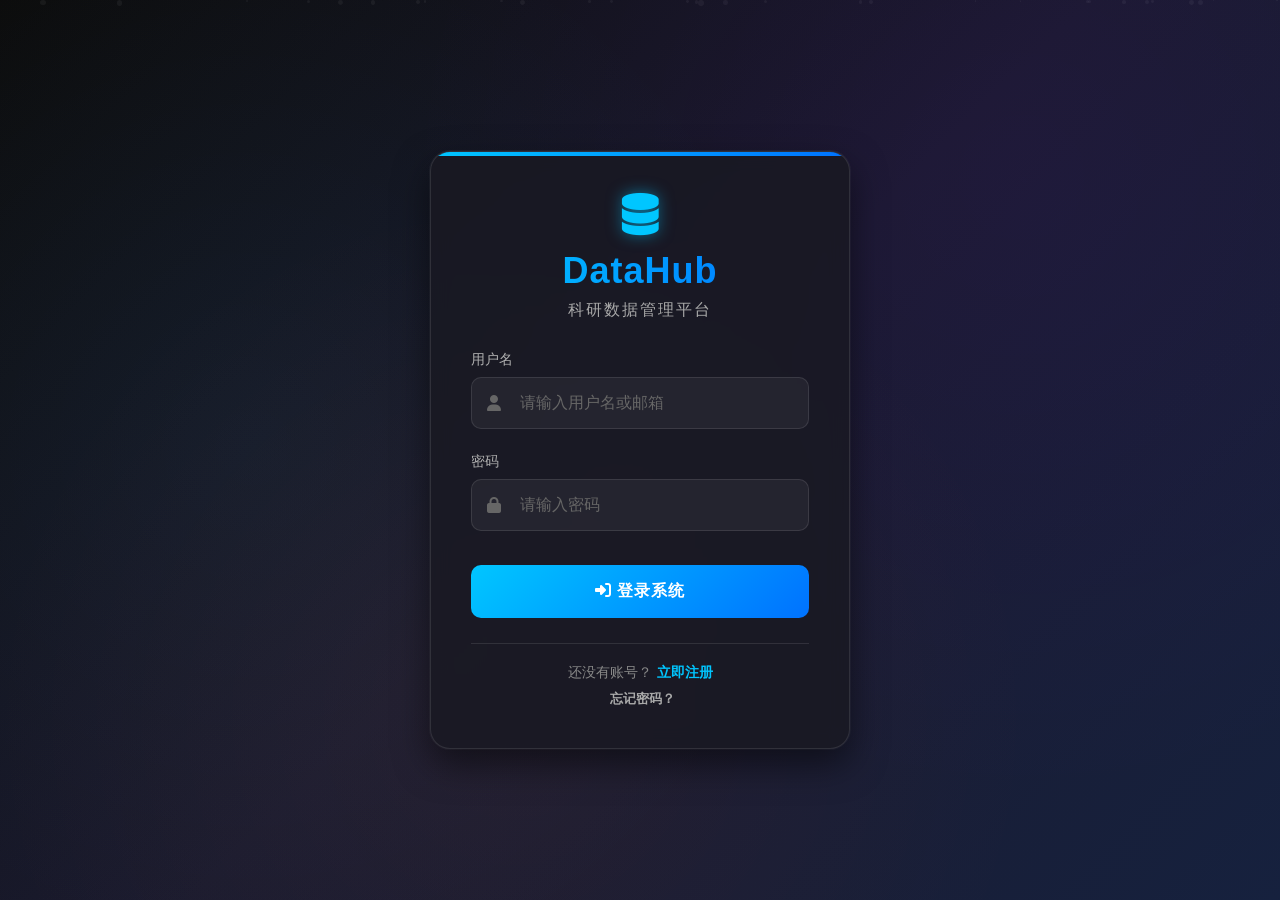
<file: index.html>
<!DOCTYPE html>
<html lang="zh-CN">
<head>
    <meta charset="UTF-8">
    <meta name="viewport" content="width=device-width, initial-scale=1.0">
    <title>登录 - DataHub 科研数据管理平台</title>
    <link rel="stylesheet" href="https://cdnjs.cloudflare.com/ajax/libs/font-awesome/6.4.0/css/all.min.css">
    <style>
        * {
            margin: 0;
            padding: 0;
            box-sizing: border-box;
            font-family: 'Segoe UI', 'Microsoft YaHei', sans-serif;
        }

        body {
            background: linear-gradient(135deg, #0c0c0c 0%, #1a1a2e 50%, #16213e 100%);
            color: #e0e0e0;
            min-height: 100vh;
            display: flex;
            align-items: center;
            justify-content: center;
            padding: 20px;
            position: relative;
            overflow-x: hidden;
        }

        /* 背景动画效果 */
        body::before {
            content: '';
            position: absolute;
            width: 100%;
            height: 100%;
            background: radial-gradient(circle at 20% 50%, rgba(41, 196, 255, 0.05) 0%, transparent 50%),
                        radial-gradient(circle at 80% 20%, rgba(132, 0, 255, 0.05) 0%, transparent 50%),
                        radial-gradient(circle at 40% 80%, rgba(255, 77, 0, 0.05) 0%, transparent 50%);
            z-index: -1;
        }

        .container {
            width: 100%;
            max-width: 1200px;
            display: flex;
            align-items: center;
            justify-content: center;
        }

        .login-card {
            background: rgba(25, 25, 35, 0.85);
            backdrop-filter: blur(10px);
            border-radius: 20px;
            padding: 40px;
            width: 100%;
            max-width: 420px;
            box-shadow: 0 15px 35px rgba(0, 0, 0, 0.5),
                        0 0 0 1px rgba(255, 255, 255, 0.05);
            border: 1px solid rgba(255, 255, 255, 0.1);
            position: relative;
            overflow: hidden;
            transition: transform 0.3s ease, box-shadow 0.3s ease;
        }

        .login-card:hover {
            transform: translateY(-5px);
            box-shadow: 0 20px 40px rgba(0, 0, 0, 0.6),
                        0 0 0 1px rgba(255, 255, 255, 0.1);
        }

        .login-card::before {
            content: '';
            position: absolute;
            top: 0;
            left: 0;
            right: 0;
            height: 4px;
            background: linear-gradient(90deg, #00c6ff, #0072ff, #00c6ff);
            background-size: 200% 100%;
            animation: shimmer 3s infinite linear;
        }

        @keyframes shimmer {
            0% { background-position: 200% 0; }
            100% { background-position: -200% 0; }
        }

        .logo-container {
            text-align: center;
            margin-bottom: 30px;
        }

        .logo-icon {
            font-size: 42px;
            color: #00c6ff;
            margin-bottom: 10px;
            text-shadow: 0 0 15px rgba(0, 198, 255, 0.5);
        }

        h1 {
            font-size: 36px;
            font-weight: 700;
            background: linear-gradient(to right, #00c6ff, #0072ff);
            -webkit-background-clip: text;
            background-clip: text;
            color: transparent;
            margin-bottom: 8px;
            letter-spacing: 1px;
        }

        h2 {
            font-size: 16px;
            font-weight: 400;
            color: #aaa;
            margin-bottom: 30px;
            letter-spacing: 2px;
            text-transform: uppercase;
        }

        .form-group {
            margin-bottom: 24px;
            position: relative;
        }

        label {
            display: block;
            margin-bottom: 8px;
            font-weight: 500;
            color: #b0b0b0;
            font-size: 14px;
            transition: color 0.3s;
        }

        .input-container {
            position: relative;
        }

        .input-container i {
            position: absolute;
            left: 16px;
            top: 50%;
            transform: translateY(-50%);
            color: #666;
            transition: color 0.3s;
            z-index: 1;
        }

        input {
            width: 100%;
            padding: 16px 16px 16px 48px;
            background: rgba(255, 255, 255, 0.05);
            border: 1px solid rgba(255, 255, 255, 0.1);
            border-radius: 10px;
            color: #fff;
            font-size: 16px;
            transition: all 0.3s ease;
        }

        input:focus {
            outline: none;
            border-color: #00c6ff;
            box-shadow: 0 0 0 2px rgba(0, 198, 255, 0.2);
            background: rgba(255, 255, 255, 0.08);
        }

        input:focus + i {
            color: #00c6ff;
        }

        input::placeholder {
            color: #666;
        }

        .btn {
            width: 100%;
            padding: 16px;
            background: linear-gradient(135deg, #00c6ff 0%, #0072ff 100%);
            color: white;
            border: none;
            border-radius: 10px;
            font-size: 16px;
            font-weight: 600;
            cursor: pointer;
            transition: all 0.3s ease;
            margin-top: 10px;
            letter-spacing: 1px;
            text-transform: uppercase;
        }

        .btn:hover {
            background: linear-gradient(135deg, #00b4e6 0%, #0066cc 100%);
            transform: translateY(-2px);
            box-shadow: 0 7px 14px rgba(0, 114, 255, 0.3);
        }

        .btn:active {
            transform: translateY(0);
        }

        .form-footer {
            margin-top: 25px;
            text-align: center;
            font-size: 14px;
            color: #888;
            border-top: 1px solid rgba(255, 255, 255, 0.1);
            padding-top: 20px;
        }

        .form-footer a {
            color: #00c6ff;
            text-decoration: none;
            font-weight: 600;
            transition: color 0.3s;
            margin-left: 5px;
        }

        .form-footer a:hover {
            color: #00b4e6;
            text-decoration: underline;
        }

        .error-message {
            background: rgba(255, 50, 50, 0.1);
            border: 1px solid rgba(255, 50, 50, 0.3);
            border-radius: 8px;
            padding: 12px;
            margin-top: 20px;
            color: #ff6b6b;
            font-size: 14px;
            text-align: center;
            display: none;
        }

        .features {
            display: flex;
            justify-content: space-between;
            margin-top: 20px;
            font-size: 13px;
        }

        .feature {
            display: flex;
            align-items: center;
            color: #aaa;
        }

        .feature i {
            margin-right: 6px;
            color: #00c6ff;
        }

        /* 响应式设计 */
        @media (max-width: 480px) {
            .login-card {
                padding: 30px 25px;
            }
            
            h1 {
                font-size: 30px;
            }
            
            h2 {
                font-size: 14px;
            }
        }

        /* 浮动粒子背景 */
        .particles {
            position: absolute;
            top: 0;
            left: 0;
            width: 100%;
            height: 100%;
            z-index: -2;
            overflow: hidden;
        }

        .particle {
            position: absolute;
            background: rgba(255, 255, 255, 0.05);
            border-radius: 50%;
            animation: float 15s infinite linear;
        }

        @keyframes float {
            0% { transform: translateY(0) rotate(0deg); }
            100% { transform: translateY(-1000px) rotate(720deg); }
        }
    </style>
</head>
<body>
    <!-- 背景粒子 -->
    <div class="particles" id="particles"></div>
    
    <div class="container">
        <div class="login-card">
            <div class="logo-container">
                <div class="logo-icon">
                    <i class="fas fa-database"></i>
                </div>
                <h1>DataHub</h1>
                <h2>科研数据管理平台</h2>
            </div>
            
            <form id="loginForm">
                <div class="form-group">
                    <label for="username">用户名</label>
                    <div class="input-container">
                        <i class="fas fa-user"></i>
                        <input type="text" id="username" name="username" required placeholder="请输入用户名或邮箱">
                    </div>
                </div>
                
                <div class="form-group">
                    <label for="password">密码</label>
                    <div class="input-container">
                        <i class="fas fa-lock"></i>
                        <input type="password" id="password" name="password" required placeholder="请输入密码">
                    </div>
                </div>

                <button type="submit" class="btn">
                    <i class="fas fa-sign-in-alt"></i> 登录系统
                </button>
            </form>
            
            <div class="form-footer">
                <p>还没有账号？<a href="register.html">立即注册</a></p>
                <p style="margin-top: 8px; font-size: 13px;">
                    <a href="forgot-password.html" style="color: #aaa;">忘记密码？</a>
                </p>
            </div>
            
            <div id="errorMessage" class="error-message"></div>
        </div>
    </div>

    <script>
        // 创建背景粒子效果
        function createParticles() {
            const particlesContainer = document.getElementById('particles');
            const particleCount = 30;
            
            for (let i = 0; i < particleCount; i++) {
                const particle = document.createElement('div');
                particle.classList.add('particle');
                
                // 随机大小和位置
                const size = Math.random() * 5 + 1;
                const posX = Math.random() * 100;
                const delay = Math.random() * 15;
                const duration = Math.random() * 10 + 15;
                
                particle.style.width = `${size}px`;
                particle.style.height = `${size}px`;
                particle.style.left = `${posX}%`;
                particle.style.animationDelay = `${delay}s`;
                particle.style.animationDuration = `${duration}s`;
                
                particlesContainer.appendChild(particle);
            }
        }
        
        // 初始化粒子效果
        window.addEventListener('DOMContentLoaded', createParticles);
    </script>
    
    <!-- 保留原有的外部JS文件引用 -->
    <script src="js/api.js"></script>
    <script src="js/auth.js"></script>
    <script src="js/login.js"></script>
</body>
</html>
</file>
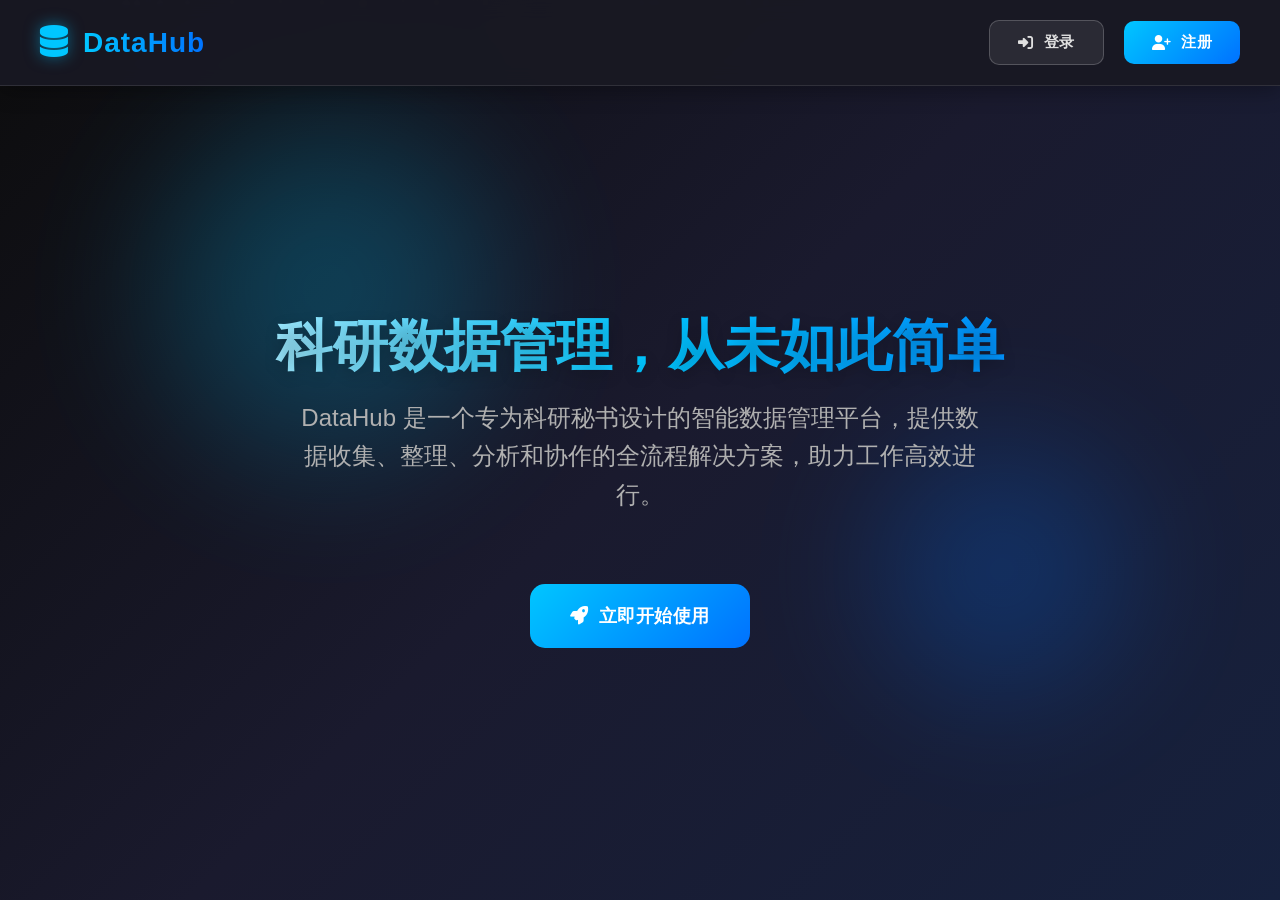
<file: home.html>
<!DOCTYPE html>
<html lang="zh-CN">
<head>
    <meta charset="UTF-8">
    <meta name="viewport" content="width=device-width, initial-scale=1.0">
    <title>DataHub - 科研数据管理平台</title>
    <link rel="stylesheet" href="https://cdnjs.cloudflare.com/ajax/libs/font-awesome/6.4.0/css/all.min.css">
    <style>
        * {
            margin: 0;
            padding: 0;
            box-sizing: border-box;
            font-family: 'Segoe UI', 'Microsoft YaHei', sans-serif;
        }

        body {
            background: linear-gradient(135deg, #0c0c0c 0%, #1a1a2e 50%, #16213e 100%);
            color: #e0e0e0;
            min-height: 100vh;
            overflow-x: hidden;
        }

        /* 导航栏 */
        .navbar {
            background: rgba(25, 25, 35, 0.95);
            backdrop-filter: blur(10px);
            border-bottom: 1px solid rgba(255, 255, 255, 0.1);
            padding: 20px 40px;
            position: fixed;
            top: 0;
            width: 100%;
            z-index: 100;
            box-shadow: 0 5px 20px rgba(0, 0, 0, 0.3);
        }

        .nav-container {
            max-width: 1400px;
            margin: 0 auto;
            display: flex;
            justify-content: space-between;
            align-items: center;
        }

        .logo-container {
            display: flex;
            align-items: center;
            gap: 15px;
            text-decoration: none;
        }

        .logo-icon {
            font-size: 32px;
            color: #00c6ff;
            text-shadow: 0 0 15px rgba(0, 198, 255, 0.5);
        }

        .logo-text {
            font-size: 28px;
            font-weight: 700;
            background: linear-gradient(to right, #00c6ff, #0072ff);
            -webkit-background-clip: text;
            background-clip: text;
            color: transparent;
            letter-spacing: 1px;
        }

        .nav-buttons {
            display: flex;
            align-items: center;
            gap: 20px;
        }

        /* 按钮样式 */
        .btn {
            padding: 12px 28px;
            border: none;
            border-radius: 10px;
            font-size: 15px;
            font-weight: 600;
            cursor: pointer;
            transition: all 0.3s ease;
            display: inline-flex;
            align-items: center;
            justify-content: center;
            gap: 10px;
            letter-spacing: 0.5px;
            text-decoration: none;
        }

        .btn-primary {
            background: linear-gradient(135deg, #00c6ff 0%, #0072ff 100%);
            color: white;
        }

        .btn-primary:hover {
            background: linear-gradient(135deg, #00b4e6 0%, #0066cc 100%);
            transform: translateY(-3px);
            box-shadow: 0 10px 20px rgba(0, 114, 255, 0.3);
        }

        .btn-secondary {
            background: rgba(255, 255, 255, 0.08);
            color: #e0e0e0;
            border: 1px solid rgba(255, 255, 255, 0.2);
        }

        .btn-secondary:hover {
            background: rgba(255, 255, 255, 0.12);
            transform: translateY(-3px);
            box-shadow: 0 8px 16px rgba(0, 0, 0, 0.2);
        }

        .btn-large {
            padding: 20px 40px;
            font-size: 18px;
            font-weight: 700;
            border-radius: 15px;
            margin-top: 40px;
        }

        /* 主内容区域 */
        .hero-section {
            min-height: 100vh;
            display: flex;
            align-items: center;
            justify-content: center;
            padding: 120px 40px 60px;
            position: relative;
            overflow: hidden;
        }

        .hero-container {
            max-width: 1200px;
            width: 100%;
            text-align: center;
            position: relative;
            z-index: 2;
        }

        /* 浮动粒子背景 */
        .particles {
            position: absolute;
            top: 0;
            left: 0;
            width: 100%;
            height: 100%;
            z-index: 1;
            overflow: hidden;
        }

        .particle {
            position: absolute;
            background: rgba(255, 255, 255, 0.05);
            border-radius: 50%;
            animation: float 15s infinite linear;
        }

        @keyframes float {
            0% { transform: translateY(0) rotate(0deg); }
            100% { transform: translateY(-1000px) rotate(720deg); }
        }

        /* 标题区域 */
        .hero-title {
            font-size: 3.5rem;
            font-weight: 800;
            margin-bottom: 20px;
            line-height: 1.2;
            background: linear-gradient(to right, #fff 0%, #00c6ff 50%, #0072ff 100%);
            -webkit-background-clip: text;
            background-clip: text;
            color: transparent;
            text-shadow: 0 5px 15px rgba(0, 0, 0, 0.2);
        }

        .hero-subtitle {
            font-size: 1.5rem;
            color: #b0b0b0;
            margin-bottom: 30px;
            font-weight: 300;
            line-height: 1.6;
            max-width: 700px;
            margin-left: auto;
            margin-right: auto;
        }

        /* 功能特性 */
        .features-section {
            padding: 100px 40px;
            background: rgba(0, 0, 0, 0.3);
        }

        .section-container {
            max-width: 1200px;
            margin: 0 auto;
        }

        .section-title {
            font-size: 2.5rem;
            font-weight: 700;
            text-align: center;
            margin-bottom: 60px;
            background: linear-gradient(to right, #00c6ff, #0072ff);
            -webkit-background-clip: text;
            background-clip: text;
            color: transparent;
        }

        .features-grid {
            display: grid;
            grid-template-columns: repeat(auto-fit, minmax(300px, 1fr));
            gap: 30px;
        }

        .feature-card {
            background: rgba(25, 25, 35, 0.7);
            border-radius: 20px;
            padding: 40px 30px;
            border: 1px solid rgba(255, 255, 255, 0.1);
            box-shadow: 0 10px 30px rgba(0, 0, 0, 0.3);
            transition: all 0.3s ease;
            text-align: center;
        }

        .feature-card:hover {
            transform: translateY(-10px);
            border-color: rgba(0, 198, 255, 0.3);
            box-shadow: 0 15px 40px rgba(0, 114, 255, 0.2);
        }

        .feature-icon {
            font-size: 48px;
            margin-bottom: 25px;
            color: #00c6ff;
            height: 80px;
            width: 80px;
            display: flex;
            align-items: center;
            justify-content: center;
            margin-left: auto;
            margin-right: auto;
            background: rgba(0, 198, 255, 0.1);
            border-radius: 50%;
            border: 1px solid rgba(0, 198, 255, 0.2);
        }

        .feature-card h3 {
            font-size: 1.5rem;
            font-weight: 600;
            margin-bottom: 15px;
            color: #fff;
        }

        .feature-card p {
            font-size: 1rem;
            color: #b0b0b0;
            line-height: 1.6;
        }

        /* 统计数据 */
        .stats-section {
            padding: 80px 40px;
            background: rgba(25, 25, 35, 0.5);
        }

        .stats-grid {
            display: grid;
            grid-template-columns: repeat(auto-fit, minmax(200px, 1fr));
            gap: 30px;
            max-width: 1000px;
            margin: 0 auto;
        }

        .stat-item {
            text-align: center;
        }

        .stat-number {
            font-size: 3rem;
            font-weight: 800;
            margin-bottom: 10px;
            background: linear-gradient(to right, #00c6ff, #0072ff);
            -webkit-background-clip: text;
            background-clip: text;
            color: transparent;
        }

        .stat-label {
            font-size: 1.1rem;
            color: #b0b0b0;
            font-weight: 500;
        }

        /* CTA区域 */
        .cta-section {
            padding: 100px 40px;
            text-align: center;
            background: rgba(0, 0, 0, 0.4);
            position: relative;
            overflow: hidden;
        }

        .cta-section::before {
            content: '';
            position: absolute;
            top: 0;
            left: 0;
            width: 100%;
            height: 100%;
            background: radial-gradient(circle at 50% 50%, rgba(0, 114, 255, 0.1) 0%, transparent 70%);
            z-index: 1;
        }

        .cta-container {
            position: relative;
            z-index: 2;
            max-width: 800px;
            margin: 0 auto;
        }

        .cta-title {
            font-size: 2.5rem;
            font-weight: 700;
            margin-bottom: 20px;
            background: linear-gradient(to right, #00c6ff, #0072ff);
            -webkit-background-clip: text;
            background-clip: text;
            color: transparent;
        }

        .cta-description {
            font-size: 1.2rem;
            color: #b0b0b0;
            margin-bottom: 40px;
            line-height: 1.6;
            max-width: 600px;
            margin-left: auto;
            margin-right: auto;
        }

        /* 页脚 */
        .footer {
            background: rgba(25, 25, 35, 0.95);
            border-top: 1px solid rgba(255, 255, 255, 0.1);
            padding: 40px;
            text-align: center;
        }

        .footer-container {
            max-width: 1200px;
            margin: 0 auto;
        }

        .footer-logo {
            display: flex;
            align-items: center;
            justify-content: center;
            gap: 15px;
            margin-bottom: 20px;
        }

        .footer-text {
            color: #888;
            font-size: 0.9rem;
            line-height: 1.6;
            max-width: 600px;
            margin: 0 auto;
        }

        /* 响应式设计 */
        @media (max-width: 768px) {
            .navbar {
                padding: 15px 20px;
            }
            
            .logo-text {
                font-size: 24px;
            }
            
            .hero-title {
                font-size: 2.5rem;
            }
            
            .hero-subtitle {
                font-size: 1.2rem;
            }
            
            .hero-section {
                padding: 100px 20px 40px;
            }
            
            .features-section, .stats-section, .cta-section {
                padding: 60px 20px;
            }
            
            .section-title, .cta-title {
                font-size: 2rem;
            }
            
            .btn-large {
                padding: 18px 35px;
                font-size: 16px;
            }
            
            .features-grid {
                grid-template-columns: 1fr;
            }
        }

        @media (max-width: 480px) {
            .nav-buttons {
                gap: 10px;
            }
            
            .btn {
                padding: 10px 20px;
                font-size: 14px;
            }
            
            .hero-title {
                font-size: 2rem;
            }
            
            .hero-subtitle {
                font-size: 1rem;
            }
            
            .stat-number {
                font-size: 2.5rem;
            }
        }

        /* 动画效果 */
        @keyframes fadeInUp {
            from {
                opacity: 0;
                transform: translateY(30px);
            }
            to {
                opacity: 1;
                transform: translateY(0);
            }
        }

        .animate-fade-in-up {
            animation: fadeInUp 0.8s ease-out forwards;
        }

        .delay-1 {
            animation-delay: 0.2s;
        }

        .delay-2 {
            animation-delay: 0.4s;
        }

        .delay-3 {
            animation-delay: 0.6s;
        }

        /* 装饰元素 */
        .gradient-circle {
            position: absolute;
            border-radius: 50%;
            filter: blur(60px);
            opacity: 0.3;
            z-index: 1;
        }

        .circle-1 {
            width: 400px;
            height: 400px;
            background: radial-gradient(circle, #00c6ff, transparent);
            top: 10%;
            left: 10%;
        }

        .circle-2 {
            width: 300px;
            height: 300px;
            background: radial-gradient(circle, #0072ff, transparent);
            bottom: 20%;
            right: 10%;
        }
    </style>
</head>
<body>
    <!-- 导航栏 -->
    <nav class="navbar">
        <div class="nav-container">
            <a href="#" class="logo-container">
                <div class="logo-icon">
                    <i class="fas fa-database"></i>
                </div>
                <div class="logo-text">DataHub</div>
            </a>
            
            <div class="nav-buttons">
                <a href="index.html" class="btn btn-secondary">
                    <i class="fas fa-sign-in-alt"></i>
                    登录
                </a>
                <a href="register.html" class="btn btn-primary">
                    <i class="fas fa-user-plus"></i>
                    注册
                </a>
            </div>
        </div>
    </nav>

    <!-- 主内容区域 -->
    <main>
        <!-- 英雄区域 -->
        <section class="hero-section">
            <!-- 背景粒子 -->
            <div class="particles" id="particles"></div>
            
            <!-- 装饰圆圈 -->
            <div class="gradient-circle circle-1"></div>
            <div class="gradient-circle circle-2"></div>
            
            <div class="hero-container">
                <h1 class="hero-title animate-fade-in-up">
                    科研数据管理，从未如此简单
                </h1>
                
                <p class="hero-subtitle animate-fade-in-up delay-1">
                    DataHub 是一个专为科研秘书设计的智能数据管理平台，提供数据收集、整理、分析和协作的全流程解决方案，助力工作高效进行。
                </p>
                
                <a href="register.html" class="btn btn-primary btn-large animate-fade-in-up delay-2">
                    <i class="fas fa-rocket"></i>
                    立即开始使用
                </a>
            </div>
        </section>

    <script>
        // 创建背景粒子效果
        function createParticles() {
            const particlesContainer = document.getElementById('particles');
            const particleCount = 40;
            
            for (let i = 0; i < particleCount; i++) {
                const particle = document.createElement('div');
                particle.classList.add('particle');
                
                // 随机大小和位置
                const size = Math.random() * 6 + 2;
                const posX = Math.random() * 100;
                const delay = Math.random() * 15;
                const duration = Math.random() * 10 + 20;
                
                particle.style.width = `${size}px`;
                particle.style.height = `${size}px`;
                particle.style.left = `${posX}%`;
                particle.style.animationDelay = `${delay}s`;
                particle.style.animationDuration = `${duration}s`;
                
                particlesContainer.appendChild(particle);
            }
        }
        
        // 滚动动画效果
        function initScrollAnimations() {
            const observerOptions = {
                root: null,
                rootMargin: '0px',
                threshold: 0.1
            };
            
            const observer = new IntersectionObserver((entries) => {
                entries.forEach(entry => {
                    if (entry.isIntersecting) {
                        entry.target.classList.add('animate-fade-in-up');
                    }
                });
            }, observerOptions);
            
            // 观察需要动画的元素
            document.querySelectorAll('.feature-card, .stat-item, .section-title, .cta-title, .cta-description').forEach(el => {
                observer.observe(el);
            });
        }
        
        // 初始化
        document.addEventListener('DOMContentLoaded', function() {
            createParticles();
            initScrollAnimations();
            
            // 为已加载的元素添加动画类
            setTimeout(() => {
                document.querySelectorAll('.animate-fade-in-up').forEach(el => {
                    el.style.opacity = '1';
                    el.style.transform = 'translateY(0)';
                });
            }, 100);
        });
    </script>
</body>
</html>
</file>
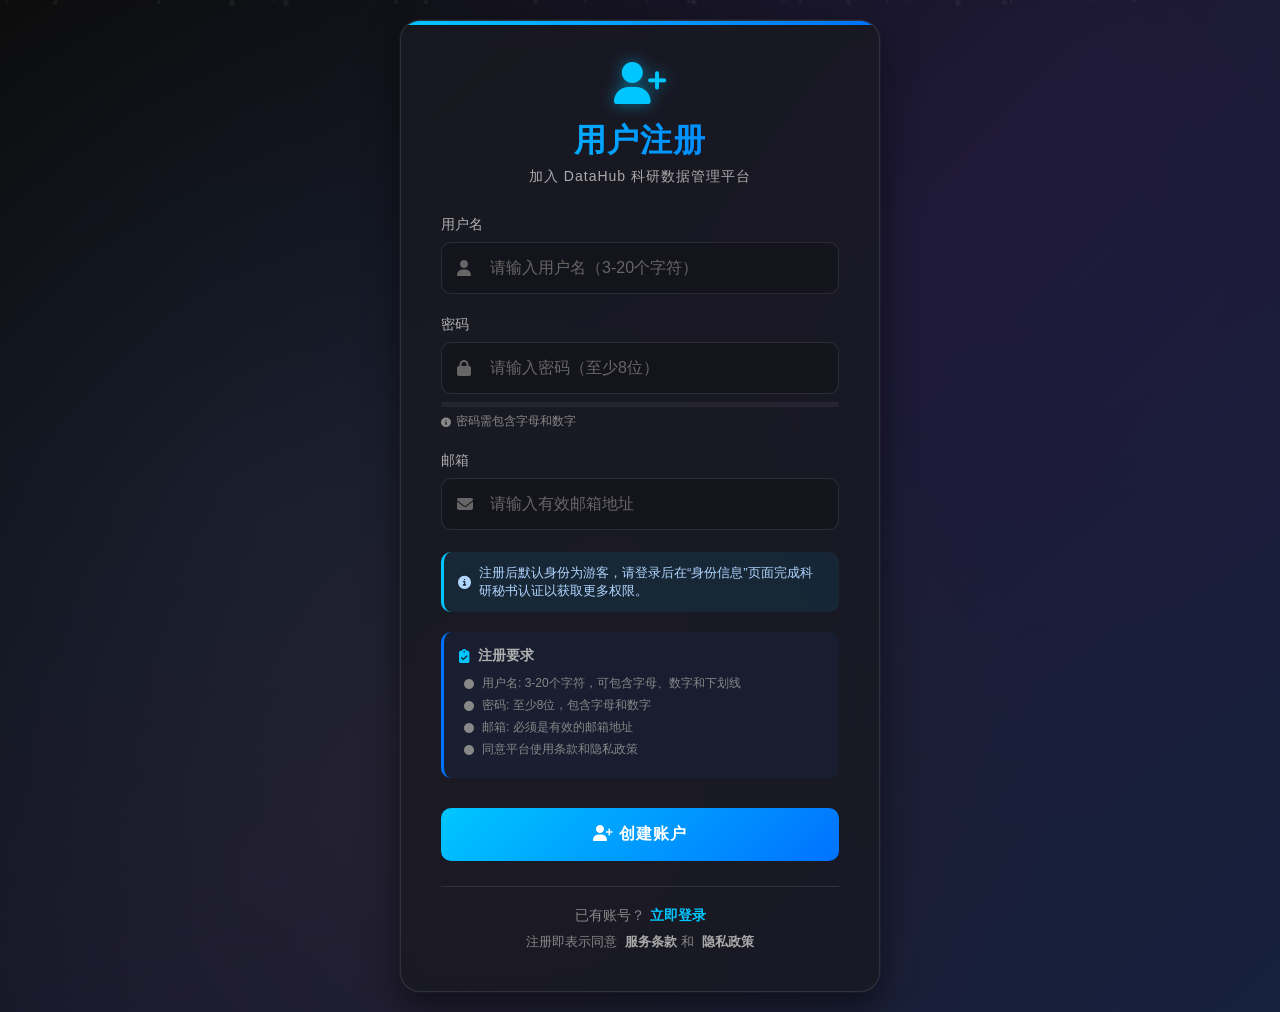
<file: register.html>
<!DOCTYPE html>
<html lang="zh-CN">
<head>
    <meta charset="UTF-8">
    <meta name="viewport" content="width=device-width, initial-scale=1.0">
    <title>注册 - DataHub 科研数据管理平台</title>
    <link rel="stylesheet" href="https://cdnjs.cloudflare.com/ajax/libs/font-awesome/6.4.0/css/all.min.css">
    <style>
        * {
            margin: 0;
            padding: 0;
            box-sizing: border-box;
            font-family: 'Segoe UI', 'Microsoft YaHei', sans-serif;
        }

        body {
            background: linear-gradient(135deg, #0c0c0c 0%, #1a1a2e 50%, #16213e 100%);
            color: #e0e0e0;
            min-height: 100vh;
            display: flex;
            align-items: center;
            justify-content: center;
            padding: 20px;
            position: relative;
            overflow-x: hidden;
        }

        /* 背景动画效果 */
        body::before {
            content: '';
            position: absolute;
            width: 100%;
            height: 100%;
            background: radial-gradient(circle at 20% 50%, rgba(41, 196, 255, 0.05) 0%, transparent 50%),
                        radial-gradient(circle at 80% 20%, rgba(132, 0, 255, 0.05) 0%, transparent 50%),
                        radial-gradient(circle at 40% 80%, rgba(255, 77, 0, 0.05) 0%, transparent 50%);
            z-index: -1;
        }

        .container {
            width: 100%;
            max-width: 1200px;
            display: flex;
            align-items: center;
            justify-content: center;
        }

        .register-card {
            background: rgba(25, 25, 35, 0.85);
            backdrop-filter: blur(10px);
            border-radius: 20px;
            padding: 40px;
            width: 100%;
            max-width: 480px;
            box-shadow: 0 15px 35px rgba(0, 0, 0, 0.5),
                        0 0 0 1px rgba(255, 255, 255, 0.05);
            border: 1px solid rgba(255, 255, 255, 0.1);
            position: relative;
            overflow: hidden;
            transition: transform 0.3s ease, box-shadow 0.3s ease;
        }

        .register-card:hover {
            transform: translateY(-5px);
            box-shadow: 0 20px 40px rgba(0, 0, 0, 0.6),
                        0 0 0 1px rgba(255, 255, 255, 0.1);
        }

        .register-card::before {
            content: '';
            position: absolute;
            top: 0;
            left: 0;
            right: 0;
            height: 4px;
            background: linear-gradient(90deg, #00c6ff, #0072ff, #00c6ff);
            background-size: 200% 100%;
            animation: shimmer 3s infinite linear;
        }

        @keyframes shimmer {
            0% { background-position: 200% 0; }
            100% { background-position: -200% 0; }
        }

        .logo-container {
            text-align: center;
            margin-bottom: 25px;
        }

        .logo-icon {
            font-size: 42px;
            color: #00c6ff;
            margin-bottom: 10px;
            text-shadow: 0 0 15px rgba(0, 198, 255, 0.5);
        }

        h1 {
            font-size: 32px;
            font-weight: 700;
            background: linear-gradient(to right, #00c6ff, #0072ff);
            -webkit-background-clip: text;
            background-clip: text;
            color: transparent;
            margin-bottom: 5px;
            letter-spacing: 1px;
        }

        .subtitle {
            font-size: 14px;
            font-weight: 400;
            color: #aaa;
            margin-bottom: 30px;
            letter-spacing: 1px;
        }

        .form-group {
            margin-bottom: 22px;
            position: relative;
        }

        label {
            display: block;
            margin-bottom: 8px;
            font-weight: 500;
            color: #b0b0b0;
            font-size: 14px;
            transition: color 0.3s;
        }

        .input-container {
            position: relative;
        }

        .input-container i {
            position: absolute;
            left: 16px;
            top: 50%;
            transform: translateY(-50%);
            color: #666;
            transition: color 0.3s;
            z-index: 1;
        }

        input, select {
            width: 100%;
            padding: 16px 16px 16px 48px;
            background: rgba(20, 20, 30, 0.9) !important;
            border: 1px solid rgba(255, 255, 255, 0.1);
            border-radius: 10px;
            color: #fff;
            font-size: 16px;
            transition: all 0.3s ease;
            appearance: none;
            -webkit-appearance: none;
            -moz-appearance: none;
        }

        select {
            background-image: url("data:image/svg+xml;charset=UTF-8,%3csvg xmlns='http://www.w3.org/2000/svg' viewBox='0 0 24 24' fill='none' stroke='%23666' stroke-width='2' stroke-linecap='round' stroke-linejoin='round'%3e%3cpolyline points='6 9 12 15 18 9'%3e%3c/polyline%3e%3c/svg%3e");
            background-repeat: no-repeat;
            background-position: right 16px center;
            background-size: 16px;
            padding-right: 40px;
        }

        input:focus, select:focus {
            outline: none;
            border-color: #00c6ff;
            box-shadow: 0 0 0 2px rgba(0, 198, 255, 0.2);
            background: rgba(255, 255, 255, 0.08);
        }

        input:focus + i, select:focus + i {
            color: #00c6ff;
        }

        input::placeholder {
            color: #666;
        }

        .password-strength {
            height: 5px;
            background: rgba(255, 255, 255, 0.05);
            border-radius: 3px;
            margin-top: 8px;
            overflow: hidden;
        }

        .password-strength-bar {
            height: 100%;
            width: 0;
            border-radius: 3px;
            transition: width 0.3s ease, background-color 0.3s ease;
        }

        .strength-weak {
            background-color: #ff4757;
            width: 30%;
        }

        .strength-fair {
            background-color: #ffa502;
            width: 60%;
        }

        .strength-good {
            background-color: #2ed573;
            width: 85%;
        }

        .strength-strong {
            background-color: #1e90ff;
            width: 100%;
        }

        .password-hint {
            font-size: 12px;
            color: #888;
            margin-top: 6px;
            display: flex;
            align-items: center;
        }

        .password-hint i {
            margin-right: 5px;
            font-size: 10px;
        }


        .requirements {
            background: rgba(0, 114, 255, 0.05);
            border-radius: 10px;
            padding: 15px;
            margin: 20px 0;
            border-left: 3px solid #0072ff;
        }

        .requirements h3 {
            font-size: 14px;
            color: #b0b0b0;
            margin-bottom: 10px;
            display: flex;
            align-items: center;
        }

        .requirements h3 i {
            margin-right: 8px;
            color: #00c6ff;
        }

        .requirements ul {
            list-style: none;
            padding-left: 5px;
        }

        .requirements li {
            font-size: 12px;
            color: #888;
            margin-bottom: 5px;
            display: flex;
            align-items: center;
        }

        .requirements li i {
            margin-right: 8px;
            font-size: 10px;
            color: #888;
        }

        .requirements li.valid {
            color: #2ed573;
        }

        .requirements li.valid i {
            color: #2ed573;
        }

        .btn {
            width: 100%;
            padding: 16px;
            background: linear-gradient(135deg, #00c6ff 0%, #0072ff 100%);
            color: white;
            border: none;
            border-radius: 10px;
            font-size: 16px;
            font-weight: 600;
            cursor: pointer;
            transition: all 0.3s ease;
            margin-top: 10px;
            letter-spacing: 1px;
            text-transform: uppercase;
        }

        .btn:hover {
            background: linear-gradient(135deg, #00b4e6 0%, #0066cc 100%);
            transform: translateY(-2px);
            box-shadow: 0 7px 14px rgba(0, 114, 255, 0.3);
        }

        .btn:active {
            transform: translateY(0);
        }

        .form-footer {
            margin-top: 25px;
            text-align: center;
            font-size: 14px;
            color: #888;
            border-top: 1px solid rgba(255, 255, 255, 0.1);
            padding-top: 20px;
        }

        .form-footer a {
            color: #00c6ff;
            text-decoration: none;
            font-weight: 600;
            transition: color 0.3s;
            margin-left: 5px;
        }

        .form-footer a:hover {
            color: #00b4e6;
            text-decoration: underline;
        }

        .error-message {
            background: rgba(255, 50, 50, 0.1);
            border: 1px solid rgba(255, 50, 50, 0.3);
            border-radius: 8px;
            padding: 12px;
            margin-top: 20px;
            color: #ff6b6b;
            font-size: 14px;
            text-align: center;
            display: none;
        }

        .success-message {
            background: rgba(46, 213, 115, 0.1);
            border: 1px solid rgba(46, 213, 115, 0.3);
            border-radius: 8px;
            padding: 12px;
            margin-top: 20px;
            color: #2ed573;
            font-size: 14px;
            text-align: center;
            display: none;
        }

        .platform-features {
            display: grid;
            grid-template-columns: repeat(2, 1fr);
            gap: 15px;
            margin-top: 25px;
        }

        .feature-item {
            display: flex;
            align-items: center;
            font-size: 13px;
            color: #aaa;
            padding: 10px;
            border-radius: 8px;
            background: rgba(255, 255, 255, 0.03);
        }

        .feature-item i {
            margin-right: 8px;
            color: #00c6ff;
            font-size: 14px;
        }

        /* 响应式设计 */
        @media (max-width: 520px) {
            .register-card {
                padding: 30px 25px;
                max-width: 95%;
            }
            
            h1 {
                font-size: 28px;
            }
            
            .platform-features {
                grid-template-columns: 1fr;
            }
        }

        /* 浮动粒子背景 */
        .particles {
            position: absolute;
            top: 0;
            left: 0;
            width: 100%;
            height: 100%;
            z-index: -2;
            overflow: hidden;
        }

        .particle {
            position: absolute;
            background: rgba(255, 255, 255, 0.05);
            border-radius: 50%;
            animation: float 15s infinite linear;
        }

        @keyframes float {
            0% { transform: translateY(0) rotate(0deg); }
            100% { transform: translateY(-1000px) rotate(720deg); }
        }

        .info-banner {
            margin-top: 10px;
            padding: 12px 14px;
            border-radius: 10px;
            background: rgba(0, 198, 255, 0.08);
            border-left: 3px solid #00c6ff;
            color: #b0d5ff;
            font-size: 13px;
            display: flex;
            align-items: center;
            gap: 8px;
        }
    </style>
</head>
<body>
    <!-- 背景粒子 -->
    <div class="particles" id="particles"></div>
    
    <div class="container">
        <div class="register-card">
            <div class="logo-container">
                <div class="logo-icon">
                    <i class="fas fa-user-plus"></i>
                </div>
                <h1>用户注册</h1>
                <div class="subtitle">加入 DataHub 科研数据管理平台</div>
            </div>
            
            <form id="registerForm">
                <div class="form-group">
                    <label for="username">用户名</label>
                    <div class="input-container">
                        <i class="fas fa-user"></i>
                        <input type="text" id="username" name="username" required placeholder="请输入用户名（3-20个字符）">
                    </div>
                </div>
                
                <div class="form-group">
                    <label for="password">密码</label>
                    <div class="input-container">
                        <i class="fas fa-lock"></i>
                        <input type="password" id="password" name="password" required placeholder="请输入密码（至少8位）">
                    </div>
                    <div class="password-strength">
                        <div class="password-strength-bar" id="passwordStrengthBar"></div>
                    </div>
                    <div class="password-hint" id="passwordHint">
                        <i class="fas fa-info-circle"></i>
                        <span>密码需包含字母和数字</span>
                    </div>
                </div>
                
                <div class="form-group">
                    <label for="user_email">邮箱</label>
                    <div class="input-container">
                        <i class="fas fa-envelope"></i>
                        <input type="email" id="user_email" name="user_email" required placeholder="请输入有效邮箱地址">
                    </div>
                </div>
                
                <div class="info-banner">
                    <i class="fas fa-info-circle"></i>
                    注册后默认身份为游客，请登录后在“身份信息”页面完成科研秘书认证以获取更多权限。
                </div>
                
                <div class="requirements">
                    <h3><i class="fas fa-clipboard-check"></i> 注册要求</h3>
                    <ul>
                        <li id="reqUsername"><i class="fas fa-circle"></i> 用户名: 3-20个字符，可包含字母、数字和下划线</li>
                        <li id="reqPassword"><i class="fas fa-circle"></i> 密码: 至少8位，包含字母和数字</li>
                        <li id="reqEmail"><i class="fas fa-circle"></i> 邮箱: 必须是有效的邮箱地址</li>
                        <li id="reqTerms"><i class="fas fa-circle"></i> 同意平台使用条款和隐私政策</li>
                    </ul>
                </div>
                
                <button type="submit" class="btn">
                    <i class="fas fa-user-plus"></i> 创建账户
                </button>
            </form>           
            
            <div class="form-footer">
                <p>已有账号？<a href="index.html">立即登录</a></p>
                <p style="margin-top: 8px; font-size: 13px;">
                    注册即表示同意 <a href="terms.html" style="color: #aaa;">服务条款</a> 和 <a href="privacy.html" style="color: #aaa;">隐私政策</a>
                </p>
            </div>
            
            <div id="errorMessage" class="error-message"></div>
            <div id="successMessage" class="success-message"></div>
        </div>
    </div>

    <script>
        // 创建背景粒子效果
        function createParticles() {
            const particlesContainer = document.getElementById('particles');
            const particleCount = 30;
            
            for (let i = 0; i < particleCount; i++) {
                const particle = document.createElement('div');
                particle.classList.add('particle');
                
                // 随机大小和位置
                const size = Math.random() * 5 + 1;
                const posX = Math.random() * 100;
                const delay = Math.random() * 15;
                const duration = Math.random() * 10 + 15;
                
                particle.style.width = `${size}px`;
                particle.style.height = `${size}px`;
                particle.style.left = `${posX}%`;
                particle.style.animationDelay = `${delay}s`;
                particle.style.animationDuration = `${duration}s`;
                
                particlesContainer.appendChild(particle);
            }
        }
        
        // 密码强度检查
        function checkPasswordStrength(password) {
            const strengthBar = document.getElementById('passwordStrengthBar');
            const passwordHint = document.getElementById('passwordHint');
            
            // 重置样式
            strengthBar.className = 'password-strength-bar';
            strengthBar.style.width = '0';
            
            if (password.length === 0) {
                passwordHint.innerHTML = '<i class="fas fa-info-circle"></i><span>密码需包含字母和数字</span>';
                passwordHint.style.color = '#888';
                return;
            }
            
            let strength = 0;
            let hintText = '';
            let hintColor = '';
            
            // 长度检查
            if (password.length >= 8) strength++;
            if (password.length >= 12) strength++;
            
            // 复杂度检查
            if (/[a-z]/.test(password) && /[A-Z]/.test(password)) strength++;
            if (/\d/.test(password)) strength++;
            if (/[^A-Za-z0-9]/.test(password)) strength++;
            
            // 设置强度条
            if (strength <= 2) {
                strengthBar.className = 'password-strength-bar strength-weak';
                hintText = '密码强度：弱';
                hintColor = '#ff4757';
            } else if (strength <= 3) {
                strengthBar.className = 'password-strength-bar strength-fair';
                hintText = '密码强度：一般';
                hintColor = '#ffa502';
            } else if (strength <= 4) {
                strengthBar.className = 'password-strength-bar strength-good';
                hintText = '密码强度：良好';
                hintColor = '#2ed573';
            } else {
                strengthBar.className = 'password-strength-bar strength-strong';
                hintText = '密码强度：强';
                hintColor = '#1e90ff';
            }
            
            passwordHint.innerHTML = `<i class="fas fa-info-circle"></i><span>${hintText}</span>`;
            passwordHint.style.color = hintColor;
            
            // 更新要求列表
            updateRequirements();
        }
        
        // 更新要求列表
        function updateRequirements() {
            const username = document.getElementById('username').value;
            const password = document.getElementById('password').value;
            const email = document.getElementById('user_email').value;
            
            // 用户名检查
            const usernameReq = document.getElementById('reqUsername');
            if (username.length >= 3 && username.length <= 20 && /^[a-zA-Z0-9_]+$/.test(username)) {
                usernameReq.classList.add('valid');
                usernameReq.innerHTML = '<i class="fas fa-check-circle"></i> 用户名: 符合要求';
            } else {
                usernameReq.classList.remove('valid');
                usernameReq.innerHTML = '<i class="fas fa-circle"></i> 用户名: 3-20个字符，可包含字母、数字和下划线';
            }
            
            // 密码检查
            const passwordReq = document.getElementById('reqPassword');
            const hasLetter = /[a-zA-Z]/.test(password);
            const hasNumber = /\d/.test(password);
            if (password.length >= 8 && hasLetter && hasNumber) {
                passwordReq.classList.add('valid');
                passwordReq.innerHTML = '<i class="fas fa-check-circle"></i> 密码: 符合要求';
            } else {
                passwordReq.classList.remove('valid');
                passwordReq.innerHTML = '<i class="fas fa-circle"></i> 密码: 至少8位，包含字母和数字';
            }
            
            // 邮箱检查
            const emailReq = document.getElementById('reqEmail');
            const emailPattern = /^[^\s@]+@[^\s@]+\.[^\s@]+$/;
            if (emailPattern.test(email)) {
                emailReq.classList.add('valid');
                emailReq.innerHTML = '<i class="fas fa-check-circle"></i> 邮箱: 格式正确';
            } else {
                emailReq.classList.remove('valid');
                emailReq.innerHTML = '<i class="fas fa-circle"></i> 邮箱: 必须是有效的邮箱地址';
            }
        }
        
        // 事件监听 - 保留UI验证功能
        document.getElementById('password').addEventListener('input', function() {
            checkPasswordStrength(this.value);
        });
        
        document.getElementById('username').addEventListener('input', updateRequirements);
        document.getElementById('user_email').addEventListener('input', updateRequirements);
        
        // 初始化粒子效果
        window.addEventListener('DOMContentLoaded', createParticles);
    </script>
    
    <!-- 保留原有的外部JS文件引用 -->
    <script src="js/api.js"></script>
    <script src="js/register.js"></script>
</body>
</html>
</file>
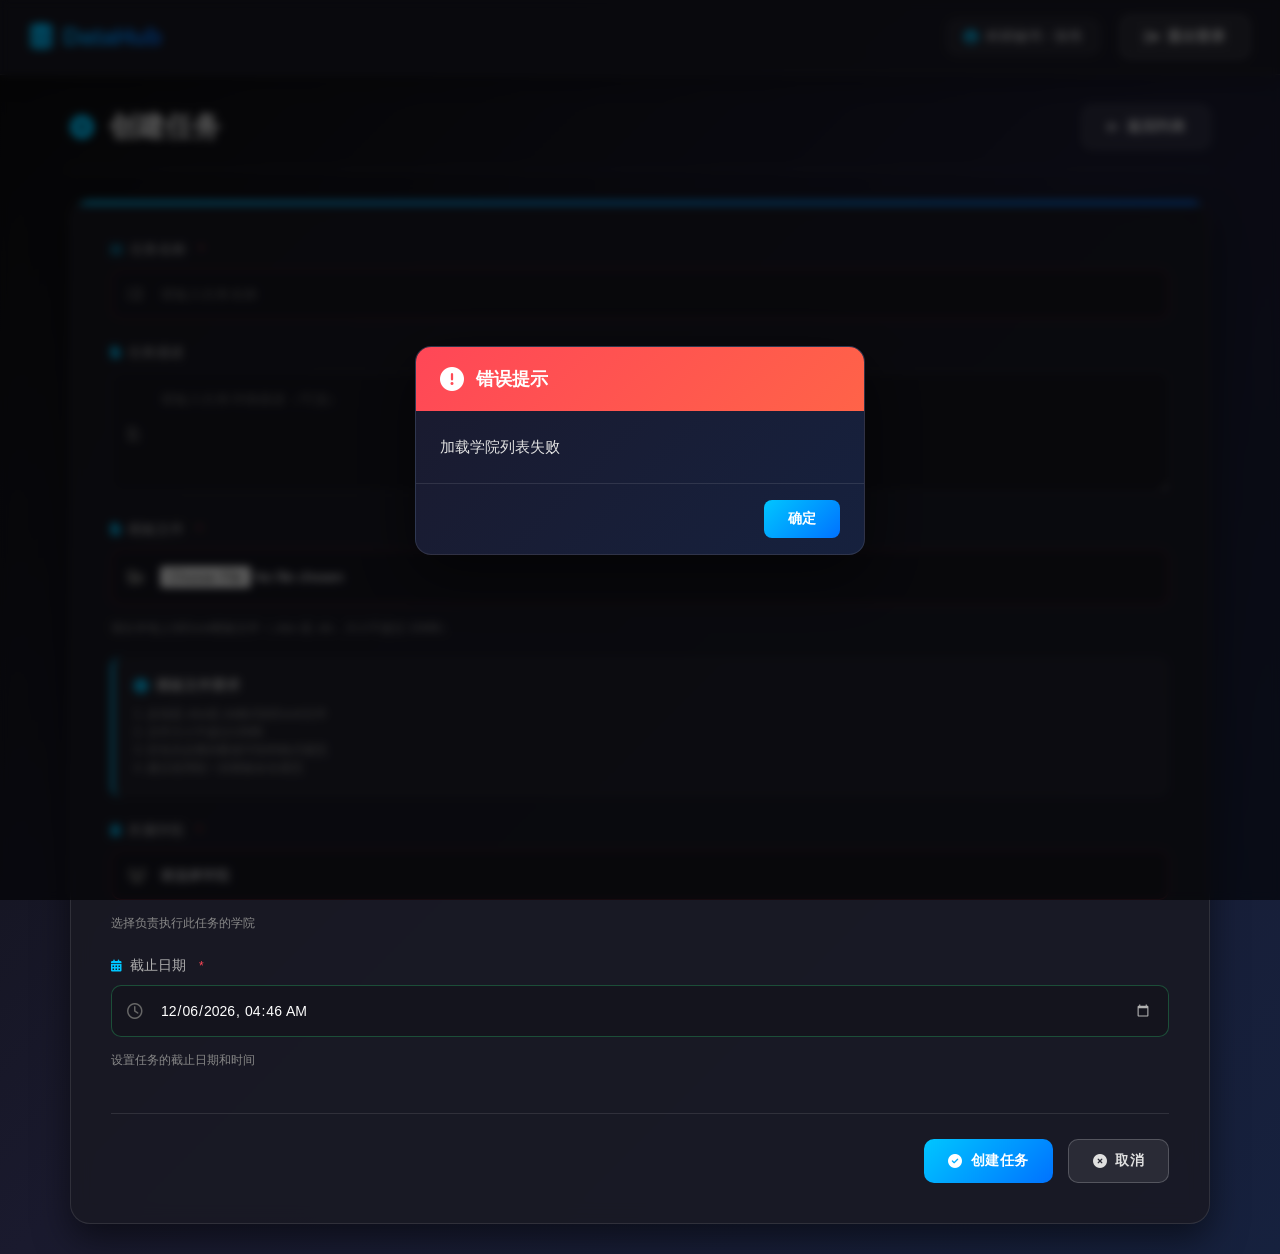
<file: task-create.html>
<!DOCTYPE html>
<html lang="zh-CN">
<head>
    <meta charset="UTF-8">
    <meta name="viewport" content="width=device-width, initial-scale=1.0">
    <title>创建任务 - DataHub 科研数据管理平台</title>
    <link rel="stylesheet" href="https://cdnjs.cloudflare.com/ajax/libs/font-awesome/6.4.0/css/all.min.css">
    <style>
        * {
            margin: 0;
            padding: 0;
            box-sizing: border-box;
            font-family: 'Segoe UI', 'Microsoft YaHei', sans-serif;
        }

        body {
            background: linear-gradient(135deg, #0c0c0c 0%, #1a1a2e 50%, #16213e 100%);
            color: #e0e0e0;
            min-height: 100vh;
            overflow-x: hidden;
        }

        /* 导航栏 */
        .navbar {
            background: rgba(25, 25, 35, 0.95);
            backdrop-filter: blur(10px);
            border-bottom: 1px solid rgba(255, 255, 255, 0.1);
            padding: 15px 30px;
            position: sticky;
            top: 0;
            z-index: 100;
            box-shadow: 0 5px 20px rgba(0, 0, 0, 0.3);
        }

        .nav-container {
            max-width: 1400px;
            margin: 0 auto;
            display: flex;
            justify-content: space-between;
            align-items: center;
        }

        .nav-title {
            font-size: 24px;
            font-weight: 700;
            background: linear-gradient(to right, #00c6ff, #0072ff);
            -webkit-background-clip: text;
            background-clip: text;
            color: transparent;
            display: flex;
            align-items: center;
            gap: 10px;
        }

        .nav-title i {
            font-size: 26px;
        }

        .nav-user {
            display: flex;
            align-items: center;
            gap: 20px;
        }

        #userInfo {
            display: flex;
            align-items: center;
            gap: 8px;
            padding: 8px 16px;
            background: rgba(255, 255, 255, 0.05);
            border-radius: 10px;
            border: 1px solid rgba(255, 255, 255, 0.1);
            font-size: 14px;
            cursor: pointer;
            user-select: none;
            transition: background 0.2s ease;
        }

        #userInfo:hover {
            background: rgba(255, 255, 255, 0.08);
        }

        #userInfo i {
            color: #00c6ff;
        }

        /* 主容器 */
        .main-container {
            max-width: 1200px;
            margin: 30px auto;
            padding: 0 30px;
        }

        /* 页面头部 */
        .page-header {
            display: flex;
            justify-content: space-between;
            align-items: center;
            margin-bottom: 30px;
            padding-bottom: 20px;
            border-bottom: 1px solid rgba(255, 255, 255, 0.1);
        }

        .page-header h2 {
            font-size: 28px;
            font-weight: 600;
            display: flex;
            align-items: center;
            gap: 15px;
        }

        .page-header h2 i {
            color: #00c6ff;
            font-size: 24px;
        }

        /* 按钮样式 */
        .btn {
            padding: 12px 24px;
            border: none;
            border-radius: 10px;
            font-size: 14px;
            font-weight: 600;
            cursor: pointer;
            transition: all 0.3s ease;
            display: inline-flex;
            align-items: center;
            justify-content: center;
            gap: 8px;
            letter-spacing: 0.5px;
            text-decoration: none;
        }

        .btn-primary {
            background: linear-gradient(135deg, #00c6ff 0%, #0072ff 100%);
            color: white;
        }

        .btn-primary:hover {
            background: linear-gradient(135deg, #00b4e6 0%, #0066cc 100%);
            transform: translateY(-2px);
            box-shadow: 0 7px 14px rgba(0, 114, 255, 0.3);
        }

        .btn-secondary {
            background: rgba(255, 255, 255, 0.08);
            color: #e0e0e0;
            border: 1px solid rgba(255, 255, 255, 0.2);
        }

        .btn-secondary:hover {
            background: rgba(255, 255, 255, 0.12);
            transform: translateY(-2px);
            box-shadow: 0 5px 10px rgba(0, 0, 0, 0.2);
        }

        /* 表单卡片 */
        .form-card {
            background: rgba(25, 25, 35, 0.85);
            backdrop-filter: blur(10px);
            border-radius: 20px;
            padding: 40px;
            border: 1px solid rgba(255, 255, 255, 0.1);
            box-shadow: 0 15px 35px rgba(0, 0, 0, 0.5);
            position: relative;
            overflow: hidden;
        }

        .form-card::before {
            content: '';
            position: absolute;
            top: 0;
            left: 0;
            right: 0;
            height: 4px;
            background: linear-gradient(90deg, #00c6ff, #0072ff, #00c6ff);
            background-size: 200% 100%;
            animation: shimmer 3s infinite linear;
        }

        @keyframes shimmer {
            0% { background-position: 200% 0; }
            100% { background-position: -200% 0; }
        }

        /* 表单样式 */
        #taskForm {
            display: flex;
            flex-direction: column;
            gap: 25px;
        }

        .form-group {
            display: flex;
            flex-direction: column;
            gap: 10px;
        }

        .form-group label {
            font-size: 14px;
            font-weight: 500;
            color: #b0b0b0;
            display: flex;
            align-items: center;
            gap: 8px;
        }

        .form-group label i {
            color: #00c6ff;
            font-size: 12px;
        }

        .form-group label::after {
            content: attr(data-required);
            color: #ff4757;
            font-size: 12px;
            margin-left: 5px;
        }

        .form-group label:not([data-required])::after {
            content: '';
        }

        .input-container {
            position: relative;
        }

        .input-container i {
            position: absolute;
            left: 16px;
            top: 50%;
            transform: translateY(-50%);
            color: #666;
            transition: color 0.3s;
            z-index: 1;
        }

        input, select, textarea {
            width: 100%;
            padding: 16px 16px 16px 48px;
            background: rgba(20, 20, 30, 0.9) !important;
            border: 1px solid rgba(255, 255, 255, 0.1);
            border-radius: 10px;
            color: #fff;
            font-size: 14px;
            transition: all 0.3s ease;
            resize: vertical;
        }

        textarea {
            min-height: 120px;
            font-family: inherit;
            line-height: 1.5;
        }

        select {
            appearance: none;
            -webkit-appearance: none;
            -moz-appearance: none;
            background-image: url("data:image/svg+xml;charset=UTF-8,%3csvg xmlns='http://www.w3.org/2000/svg' viewBox='0 0 24 24' fill='none' stroke='%23666' stroke-width='2' stroke-linecap='round' stroke-linejoin='round'%3e%3cpolyline points='6 9 12 15 18 9'%3e%3c/polyline%3e%3c/svg%3e");
            background-repeat: no-repeat;
            background-position: right 16px center;
            background-size: 16px;
            padding-right: 40px;
        }

        input[type="datetime-local"]::-webkit-calendar-picker-indicator {
            filter: invert(0.7);
            cursor: pointer;
        }

        input:focus, select:focus, textarea:focus {
            outline: none;
            border-color: #00c6ff;
            box-shadow: 0 0 0 2px rgba(0, 198, 255, 0.2);
            background: rgba(255, 255, 255, 0.08);
        }

        input:focus + i, select:focus + i {
            color: #00c6ff;
        }

        input::placeholder, textarea::placeholder {
            color: #666;
        }

        small {
            font-size: 12px;
            color: #888;
            margin-top: 5px;
            display: block;
            line-height: 1.4;
        }

        /* 表单操作 */
        .form-actions {
            display: flex;
            justify-content: flex-end;
            gap: 15px;
            margin-top: 20px;
            padding-top: 25px;
            border-top: 1px solid rgba(255, 255, 255, 0.1);
        }

        /* 错误消息 */
        .error-message {
            position: fixed;
            bottom: 20px;
            right: 20px;
            background: rgba(255, 71, 87, 0.1);
            border: 1px solid rgba(255, 71, 87, 0.3);
            border-radius: 10px;
            padding: 15px 20px;
            color: #ff6b6b;
            font-size: 14px;
            max-width: 400px;
            display: none;
            box-shadow: 0 5px 15px rgba(0, 0, 0, 0.3);
            z-index: 1000;
            animation: slideIn 0.3s ease;
        }

        .success-message {
            position: fixed;
            bottom: 20px;
            right: 20px;
            background: rgba(46, 213, 115, 0.1);
            border: 1px solid rgba(46, 213, 115, 0.3);
            border-radius: 10px;
            padding: 15px 20px;
            color: #2ed573;
            font-size: 14px;
            max-width: 400px;
            display: none;
            box-shadow: 0 5px 15px rgba(0, 0, 0, 0.3);
            z-index: 1000;
            animation: slideIn 0.3s ease;
        }

        @keyframes slideIn {
            from {
                transform: translateX(100%);
                opacity: 0;
            }
            to {
                transform: translateX(0);
                opacity: 1;
            }
        }

        /* 文件上传区域 */
        .file-upload-area {
            border: 2px dashed rgba(255, 255, 255, 0.1);
            border-radius: 10px;
            padding: 30px;
            text-align: center;
            transition: all 0.3s ease;
            cursor: pointer;
        }

        .file-upload-area:hover {
            border-color: rgba(0, 198, 255, 0.3);
            background: rgba(0, 198, 255, 0.05);
        }

        .file-upload-area i {
            font-size: 48px;
            color: #666;
            margin-bottom: 15px;
        }

        .file-upload-area h4 {
            font-size: 16px;
            margin-bottom: 10px;
            color: #b0b0b0;
        }

        .file-upload-area p {
            font-size: 12px;
            color: #888;
            margin-bottom: 15px;
        }

        .file-upload-area .btn {
            margin-top: 10px;
        }

        /* 模板预览区域 */
        .template-preview {
            background: rgba(255, 255, 255, 0.03);
            border-radius: 10px;
            padding: 20px;
            margin-top: 10px;
            border-left: 3px solid #00c6ff;
        }

        .template-preview h5 {
            font-size: 14px;
            color: #b0b0b0;
            margin-bottom: 10px;
            display: flex;
            align-items: center;
            gap: 8px;
        }

        .template-preview h5 i {
            color: #00c6ff;
        }

        .template-preview p {
            font-size: 12px;
            color: #888;
            line-height: 1.5;
        }

        /* 响应式设计 */
        @media (max-width: 768px) {
            .nav-container {
                flex-direction: column;
                gap: 15px;
            }
            
            .nav-user {
                width: 100%;
                justify-content: space-between;
            }
            
            .page-header {
                flex-direction: column;
                align-items: flex-start;
                gap: 20px;
            }
            
            .page-header h2 {
                font-size: 24px;
            }
            
            .form-card {
                padding: 25px;
            }
            
            .form-actions {
                flex-direction: column;
            }
            
            .form-actions .btn {
                width: 100%;
            }
        }

        @media (max-width: 480px) {
            .main-container {
                padding: 0 15px;
            }
            
            .navbar {
                padding: 15px;
            }
        }

        /* 表单验证样式 */
        input:invalid, select:invalid, textarea:invalid {
            border-color: rgba(255, 71, 87, 0.3);
        }

        input:valid:not(:placeholder-shown), select:valid, textarea:valid:not(:placeholder-shown) {
            border-color: rgba(46, 213, 115, 0.3);
        }
    </style>
</head>
<body>
    <!-- 导航栏 -->
    <nav class="navbar">
        <div class="nav-container">
            <h1 class="nav-title">
                <i class="fas fa-database"></i>
                DataHub
            </h1>
            <div class="nav-user">
                <div id="userInfo">
                    <i class="fas fa-user-circle"></i>
                    <span>科研秘书 - 张伟</span>
                </div>
                <button id="logoutBtn" class="btn btn-secondary">
                    <i class="fas fa-sign-out-alt"></i>
                    退出登录
                </button>
            </div>
        </div>
    </nav>

    <!-- 主内容区 -->
    <div class="main-container">
        <!-- 页面标题和操作 -->
        <div class="page-header">
            <h2 id="pageTitle">
                <i class="fas fa-plus-circle"></i>
                创建任务
            </h2>
            <a href="tasks.html" class="btn btn-secondary">
                <i class="fas fa-arrow-left"></i>
                返回列表
            </a>
        </div>

        <!-- 表单卡片 -->
        <div class="form-card">
            <form id="taskForm">
                <div class="form-group">
                    <label for="task_name" data-required="*">
                        <i class="fas fa-heading"></i>
                        任务名称
                    </label>
                    <div class="input-container">
                        <i class="fas fa-tasks"></i>
                        <input type="text" id="task_name" name="task_name" required placeholder="请输入任务名称">
                    </div>
                </div>
                
                <div class="form-group">
                    <label for="description">
                        <i class="fas fa-file-alt"></i>
                        任务描述
                    </label>
                    <div class="input-container">
                        <i class="fas fa-align-left"></i>
                        <textarea id="description" name="description" rows="4" placeholder="请输入任务详细描述（可选）"></textarea>
                    </div>
                </div>
                
                <div class="form-group">
                    <label for="template_file" data-required="*" id="template_file_label">
                        <i class="fas fa-file-excel"></i>
                        模板文件
                    </label>
                    <div class="input-container">
                        <i class="fas fa-folder-open"></i>
                        <input type="file" id="template_file" name="template_file" accept=".xlsx,.xls" required>
                    </div>
                    <small id="template_file_hint">请从本地上传Excel模板文件（.xlsx 或 .xls，大小不超过 10MB）</small>
                    
                    <div class="template-preview">
                        <h5><i class="fas fa-info-circle"></i> 模板文件要求</h5>
                        <p>1. 必须是.xlsx或.xls格式的Excel文件</p>
                        <p>2. 文件大小不超过10MB</p>
                        <p>3. 应包含必要的数据字段和格式规范</p>
                        <p>4. 建议使用统一的模板命名规范</p>
                    </div>
                </div>
                
                <div class="form-group">
                    <label for="dept_id" data-required="*">
                        <i class="fas fa-building"></i>
                        所属学院
                    </label>
                    <div class="input-container">
                        <i class="fas fa-users"></i>
                        <select id="dept_id" name="dept_id" required>
                            <option value="">请选择学院</option>
                        </select>
                    </div>
                    <small>选择负责执行此任务的学院</small>
                </div>
                
                <div class="form-group">
                    <label for="deadline" data-required="*">
                        <i class="fas fa-calendar-alt"></i>
                        截止日期
                    </label>
                    <div class="input-container">
                        <i class="far fa-clock"></i>
                        <input type="datetime-local" id="deadline" name="deadline" required>
                    </div>
                    <small>设置任务的截止日期和时间</small>
                </div>
                
                <div class="form-actions">
                    <button type="submit" class="btn btn-primary" id="submitBtn">
                        <i class="fas fa-check-circle"></i>
                        创建任务
                    </button>
                    <a href="tasks.html" class="btn btn-secondary">
                        <i class="fas fa-times-circle"></i>
                        取消
                    </a>
                </div>
            </form>
        </div>
    </div>

    <!-- 消息区域 -->
    <div id="errorMessage" class="error-message"></div>
    <div id="successMessage" class="success-message"></div>

    <script>
        // DOM元素
        const taskForm = document.getElementById('taskForm');
        const errorMessage = document.getElementById('errorMessage');
        const successMessage = document.getElementById('successMessage');
        const submitBtn = document.getElementById('submitBtn');
        const logoutBtn = document.getElementById('logoutBtn');
        
        // 初始化日期时间选择器（设置为明天）
        function initializeDateTimePicker() {
            const now = new Date();
            // 设置为明天
            const tomorrow = new Date(now);
            tomorrow.setDate(tomorrow.getDate() + 1);
            // 格式化日期时间字符串
            const year = tomorrow.getFullYear();
            const month = String(tomorrow.getMonth() + 1).padStart(2, '0');
            const day = String(tomorrow.getDate()).padStart(2, '0');
            const hours = String(tomorrow.getHours()).padStart(2, '0');
            const minutes = String(tomorrow.getMinutes()).padStart(2, '0');
            
            const dateTimeString = `${year}-${month}-${day}T${hours}:${minutes}`;
            document.getElementById('deadline').value = dateTimeString;
        }
        
        // 显示消息
        function showMessage(message, type = 'error') {
            if (type === 'success') {
                successMessage.textContent = message;
                successMessage.style.display = 'block';
                errorMessage.style.display = 'none';
                
                setTimeout(() => {
                    successMessage.style.display = 'none';
                }, 3000);
            } else {
                errorMessage.textContent = message;
                errorMessage.style.display = 'block';
                successMessage.style.display = 'none';
                
                setTimeout(() => {
                    errorMessage.style.display = 'none';
                }, 3000);
            }
        }
        
        // 初始化日期时间选择器
        document.addEventListener('DOMContentLoaded', function() {
            initializeDateTimePicker();
        });
    </script>

    <!-- 保留原有的外部JS文件引用 -->
    <script src="js/api.js"></script>
    <script src="js/auth.js"></script>
    <script src="js/task-create.js"></script>
</body>
</html>
</file>
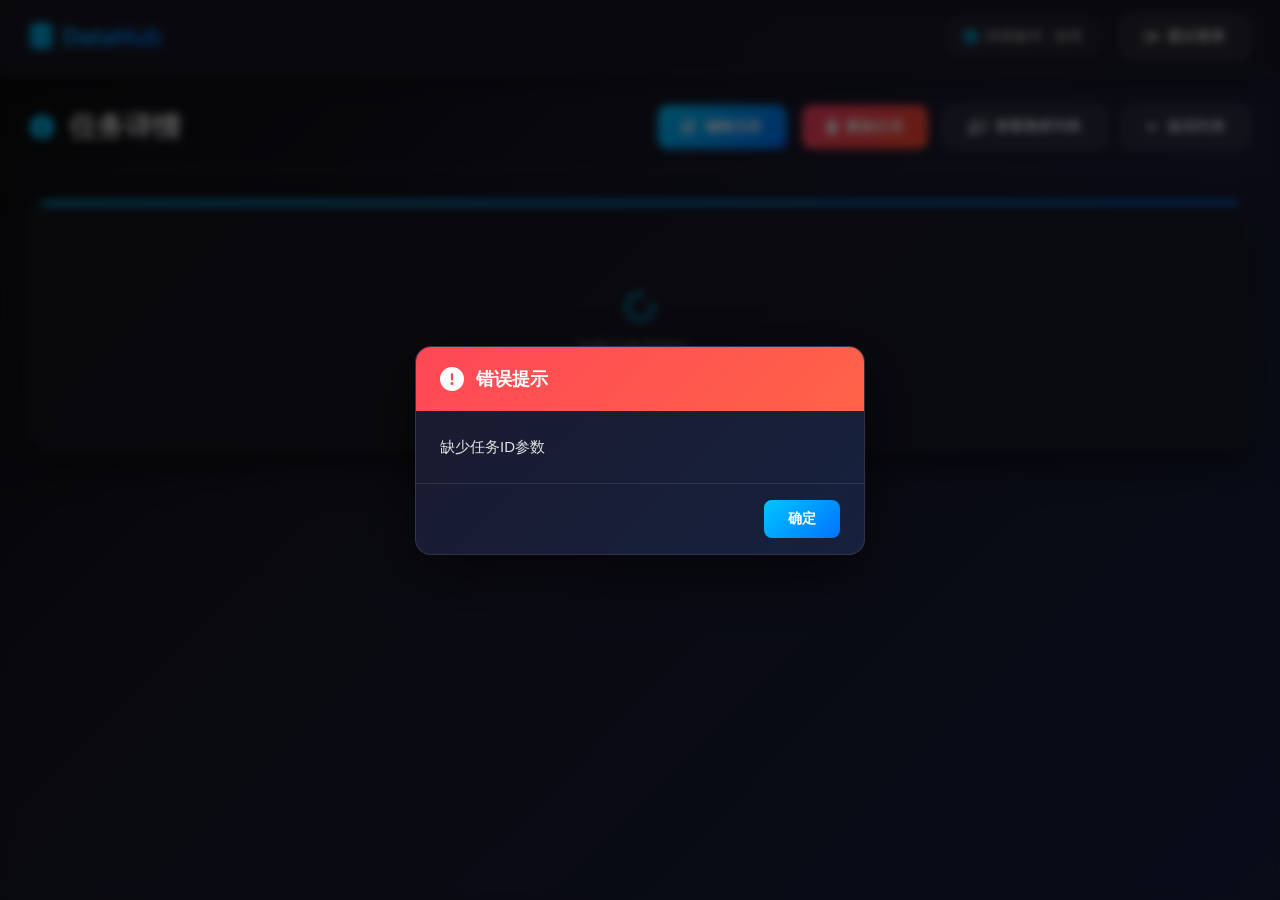
<file: task-detail.html>
<!DOCTYPE html>
<html lang="zh-CN">
<head>
    <meta charset="UTF-8">
    <meta name="viewport" content="width=device-width, initial-scale=1.0">
    <title>任务详情 - DataHub 科研数据管理平台</title>
    <link rel="stylesheet" href="https://cdnjs.cloudflare.com/ajax/libs/font-awesome/6.4.0/css/all.min.css">
    <style>
        * {
            margin: 0;
            padding: 0;
            box-sizing: border-box;
            font-family: 'Segoe UI', 'Microsoft YaHei', sans-serif;
        }

        body {
            background: linear-gradient(135deg, #0c0c0c 0%, #1a1a2e 50%, #16213e 100%);
            color: #e0e0e0;
            min-height: 100vh;
            overflow-x: hidden;
        }

        /* 导航栏 */
        .navbar {
            background: rgba(25, 25, 35, 0.95);
            backdrop-filter: blur(10px);
            border-bottom: 1px solid rgba(255, 255, 255, 0.1);
            padding: 15px 30px;
            position: sticky;
            top: 0;
            z-index: 100;
            box-shadow: 0 5px 20px rgba(0, 0, 0, 0.3);
        }

        .nav-container {
            max-width: 1400px;
            margin: 0 auto;
            display: flex;
            justify-content: space-between;
            align-items: center;
        }

        .nav-title {
            font-size: 24px;
            font-weight: 700;
            background: linear-gradient(to right, #00c6ff, #0072ff);
            -webkit-background-clip: text;
            background-clip: text;
            color: transparent;
            display: flex;
            align-items: center;
            gap: 10px;
        }

        .nav-title i {
            font-size: 26px;
        }

        .nav-user {
            display: flex;
            align-items: center;
            gap: 20px;
        }

        #userInfo {
            display: flex;
            align-items: center;
            gap: 8px;
            padding: 8px 16px;
            background: rgba(255, 255, 255, 0.05);
            border-radius: 10px;
            border: 1px solid rgba(255, 255, 255, 0.1);
            font-size: 14px;
            cursor: pointer;
            user-select: none;
            transition: background 0.2s ease;
        }

        #userInfo:hover {
            background: rgba(255, 255, 255, 0.08);
        }

        #userInfo i {
            color: #00c6ff;
        }

        /* 主容器 */
        .main-container {
            max-width: 1400px;
            margin: 30px auto;
            padding: 0 30px;
        }

        /* 页面头部 */
        .page-header {
            display: flex;
            justify-content: space-between;
            align-items: center;
            margin-bottom: 30px;
            padding-bottom: 20px;
            border-bottom: 1px solid rgba(255, 255, 255, 0.1);
        }

        .page-header h2 {
            font-size: 28px;
            font-weight: 600;
            display: flex;
            align-items: center;
            gap: 15px;
        }

        .page-header h2 i {
            color: #00c6ff;
            font-size: 24px;
        }

        /* 操作按钮区域 */
        .action-buttons {
            display: flex;
            gap: 15px;
            flex-wrap: wrap;
        }

        /* 按钮样式 */
        .btn {
            padding: 12px 24px;
            border: none;
            border-radius: 10px;
            font-size: 14px;
            font-weight: 600;
            cursor: pointer;
            transition: all 0.3s ease;
            display: inline-flex;
            align-items: center;
            justify-content: center;
            gap: 8px;
            letter-spacing: 0.5px;
            text-decoration: none;
        }

        .btn-primary {
            background: linear-gradient(135deg, #00c6ff 0%, #0072ff 100%);
            color: white;
        }

        .btn-primary:hover {
            background: linear-gradient(135deg, #00b4e6 0%, #0066cc 100%);
            transform: translateY(-2px);
            box-shadow: 0 7px 14px rgba(0, 114, 255, 0.3);
        }

        .btn-secondary {
            background: rgba(255, 255, 255, 0.08);
            color: #e0e0e0;
            border: 1px solid rgba(255, 255, 255, 0.2);
        }

        .btn-secondary:hover {
            background: rgba(255, 255, 255, 0.12);
            transform: translateY(-2px);
            box-shadow: 0 5px 10px rgba(0, 0, 0, 0.2);
        }

        .btn-danger {
            background: linear-gradient(135deg, #ff416c 0%, #ff4b2b 100%);
            color: white;
        }

        .btn-danger:hover {
            background: linear-gradient(135deg, #e63e5f 0%, #e64527 100%);
            transform: translateY(-2px);
            box-shadow: 0 7px 14px rgba(255, 65, 108, 0.3);
        }

        .btn-success {
            background: linear-gradient(135deg, #2ed573 0%, #1dd1a1 100%);
            color: white;
        }

        .btn-success:hover {
            background: linear-gradient(135deg, #29c469 0%, #1ac095 100%);
            transform: translateY(-2px);
            box-shadow: 0 7px 14px rgba(46, 213, 115, 0.3);
        }

        /* 详情卡片 */
        .detail-card {
            background: rgba(25, 25, 35, 0.85);
            backdrop-filter: blur(10px);
            border-radius: 20px;
            padding: 40px;
            border: 1px solid rgba(255, 255, 255, 0.1);
            box-shadow: 0 15px 35px rgba(0, 0, 0, 0.5);
            position: relative;
            overflow: hidden;
        }

        .detail-card::before {
            content: '';
            position: absolute;
            top: 0;
            left: 0;
            right: 0;
            height: 4px;
            background: linear-gradient(90deg, #00c6ff, #0072ff, #00c6ff);
            background-size: 200% 100%;
            animation: shimmer 3s infinite linear;
        }

        @keyframes shimmer {
            0% { background-position: 200% 0; }
            100% { background-position: -200% 0; }
        }

        /* 加载状态 */
        .loading {
            text-align: center;
            padding: 50px;
            color: #888;
            font-size: 16px;
            display: flex;
            flex-direction: column;
            align-items: center;
            justify-content: center;
            gap: 15px;
        }

        .loading i {
            font-size: 32px;
            color: #00c6ff;
        }

        /* 任务详情布局 */
        .task-detail-content {
            display: grid;
            grid-template-columns: 1fr 1fr;
            gap: 30px;
        }

        @media (max-width: 1024px) {
            .task-detail-content {
                grid-template-columns: 1fr;
            }
        }

        /* 详情区域 */
        .detail-section {
            margin-bottom: 30px;
        }

        .detail-section h3 {
            font-size: 18px;
            font-weight: 600;
            color: #b0b0b0;
            margin-bottom: 20px;
            padding-bottom: 10px;
            border-bottom: 1px solid rgba(255, 255, 255, 0.1);
            display: flex;
            align-items: center;
            gap: 10px;
        }

        .detail-section h3 i {
            color: #00c6ff;
            font-size: 16px;
        }

        .detail-grid {
            display: grid;
            grid-template-columns: 1fr 2fr;
            gap: 15px;
        }

        .detail-item {
            display: flex;
            flex-direction: column;
            gap: 8px;
        }

        .detail-label {
            font-size: 14px;
            color: #888;
            font-weight: 500;
            display: flex;
            align-items: center;
            gap: 8px;
        }

        .detail-label i {
            font-size: 12px;
            color: #666;
        }

        .detail-value {
            font-size: 16px;
            color: #fff;
            font-weight: 500;
            padding: 12px 16px;
            background: rgba(255, 255, 255, 0.03);
            border-radius: 10px;
            border: 1px solid rgba(255, 255, 255, 0.05);
        }

        .detail-value.textarea {
            min-height: 120px;
            white-space: pre-wrap;
            line-height: 1.6;
        }

        /* 状态徽章 */
        .status-badge {
            display: inline-block;
            padding: 6px 16px;
            border-radius: 20px;
            font-size: 12px;
            font-weight: 600;
            text-align: center;
            min-width: 80px;
        }

        .status-ongoing {
            background: rgba(255, 193, 7, 0.15);
            color: #ffc107;
            border: 1px solid rgba(255, 193, 7, 0.3);
        }

        .status-finished {
            background: rgba(46, 213, 115, 0.15);
            color: #2ed573;
            border: 1px solid rgba(46, 213, 115, 0.3);
        }

        .status-pending {
            background: rgba(108, 117, 125, 0.15);
            color: #6c757d;
            border: 1px solid rgba(108, 117, 125, 0.3);
        }

        .status-overdue {
            background: rgba(255, 71, 87, 0.15);
            color: #ff4757;
            border: 1px solid rgba(255, 71, 87, 0.3);
        }

        /* 优先级徽章 */
        .priority-badge {
            display: inline-flex;
            align-items: center;
            gap: 6px;
            padding: 6px 12px;
            border-radius: 20px;
            font-size: 12px;
            font-weight: 600;
        }

        .priority-high {
            background: rgba(255, 71, 87, 0.15);
            color: #ff4757;
            border: 1px solid rgba(255, 71, 87, 0.3);
        }

        .priority-medium {
            background: rgba(0, 198, 255, 0.15);
            color: #00c6ff;
            border: 1px solid rgba(0, 198, 255, 0.3);
        }

        .priority-low {
            background: rgba(46, 213, 115, 0.15);
            color: #2ed573;
            border: 1px solid rgba(46, 213, 115, 0.3);
        }

        .priority-urgent {
            background: rgba(255, 165, 2, 0.15);
            color: #ffa502;
            border: 1px solid rgba(255, 165, 2, 0.3);
        }

        /* 时间线 */
        .timeline {
            position: relative;
            padding-left: 30px;
        }

        .timeline::before {
            content: '';
            position: absolute;
            left: 0;
            top: 0;
            bottom: 0;
            width: 2px;
            background: linear-gradient(to bottom, #00c6ff, #0072ff);
        }

        .timeline-item {
            position: relative;
            margin-bottom: 25px;
        }

        .timeline-item:last-child {
            margin-bottom: 0;
        }

        .timeline-item::before {
            content: '';
            position: absolute;
            left: -35px;
            top: 5px;
            width: 12px;
            height: 12px;
            border-radius: 50%;
            background: #00c6ff;
            border: 2px solid rgba(25, 25, 35, 0.95);
        }

        .timeline-date {
            font-size: 12px;
            color: #888;
            margin-bottom: 5px;
            display: flex;
            align-items: center;
            gap: 8px;
        }

        .timeline-date i {
            font-size: 10px;
        }

        .timeline-content {
            font-size: 14px;
            color: #fff;
            padding: 10px 15px;
            background: rgba(255, 255, 255, 0.03);
            border-radius: 8px;
            border-left: 3px solid #00c6ff;
        }

        /* 错误消息 */
        .error-message {
            position: fixed;
            bottom: 20px;
            right: 20px;
            background: rgba(255, 71, 87, 0.1);
            border: 1px solid rgba(255, 71, 87, 0.3);
            border-radius: 10px;
            padding: 15px 20px;
            color: #ff6b6b;
            font-size: 14px;
            max-width: 400px;
            display: none;
            box-shadow: 0 5px 15px rgba(0, 0, 0, 0.3);
            z-index: 1000;
            animation: slideIn 0.3s ease;
        }

        @keyframes slideIn {
            from {
                transform: translateX(100%);
                opacity: 0;
            }
            to {
                transform: translateX(0);
                opacity: 1;
            }
        }

        /* 响应式设计 */
        @media (max-width: 768px) {
            .nav-container {
                flex-direction: column;
                gap: 15px;
            }
            
            .nav-user {
                width: 100%;
                justify-content: space-between;
            }
            
            .page-header {
                flex-direction: column;
                align-items: flex-start;
                gap: 20px;
            }
            
            .page-header h2 {
                font-size: 24px;
            }
            
            .action-buttons {
                width: 100%;
                justify-content: flex-start;
            }
            
            .action-buttons .btn {
                flex: 1;
                min-width: 140px;
                justify-content: center;
            }
            
            .detail-card {
                padding: 25px;
            }
            
            .detail-grid {
                grid-template-columns: 1fr;
                gap: 10px;
            }
        }

        @media (max-width: 480px) {
            .main-container {
                padding: 0 15px;
            }
            
            .navbar {
                padding: 15px;
            }
            
            .action-buttons {
                flex-direction: column;
            }
            
            .action-buttons .btn {
                width: 100%;
            }
        }
    </style>
</head>
<body>
    <!-- 导航栏 -->
    <nav class="navbar">
        <div class="nav-container">
            <h1 class="nav-title">
                <i class="fas fa-database"></i>
                DataHub
            </h1>
            <div class="nav-user">
                <div id="userInfo">
                    <i class="fas fa-user-circle"></i>
                    <span>科研秘书 - 张伟</span>
                </div>
                <button id="logoutBtn" class="btn btn-secondary">
                    <i class="fas fa-sign-out-alt"></i>
                    退出登录
                </button>
            </div>
        </div>
    </nav>

    <!-- 主内容区 -->
    <div class="main-container">
        <!-- 页面标题和操作 -->
        <div class="page-header">
            <h2>
                <i class="fas fa-info-circle"></i>
                任务详情
            </h2>
            <div class="action-buttons">
                <button id="editTaskBtn" class="btn btn-primary">
                    <i class="fas fa-edit"></i>
                    编辑任务
                </button>
                <button id="deleteTaskBtn" class="btn btn-danger">
                    <i class="fas fa-trash"></i>
                    删除任务
                </button>
                <button id="viewTeachersBtn" class="btn btn-secondary">
                    <i class="fas fa-chalkboard-teacher"></i>
                    查看教师列表
                </button>
                <a href="tasks.html" class="btn btn-secondary">
                    <i class="fas fa-arrow-left"></i>
                    返回列表
                </a>
            </div>
        </div>

        <!-- 任务详情卡片 -->
        <div class="detail-card" id="taskDetail">
            <div class="loading">
                <i class="fas fa-spinner fa-spin"></i>
                加载任务详情中...
            </div>
        </div>
    </div>

    <!-- 错误消息 -->
    <div id="errorMessage" class="error-message"></div>


    <!-- 保留原有的外部JS文件引用 -->
    <script src="js/api.js"></script>
    <script src="js/auth.js"></script>
    <script src="js/task-detail.js"></script>
</body>
</html>
</file>
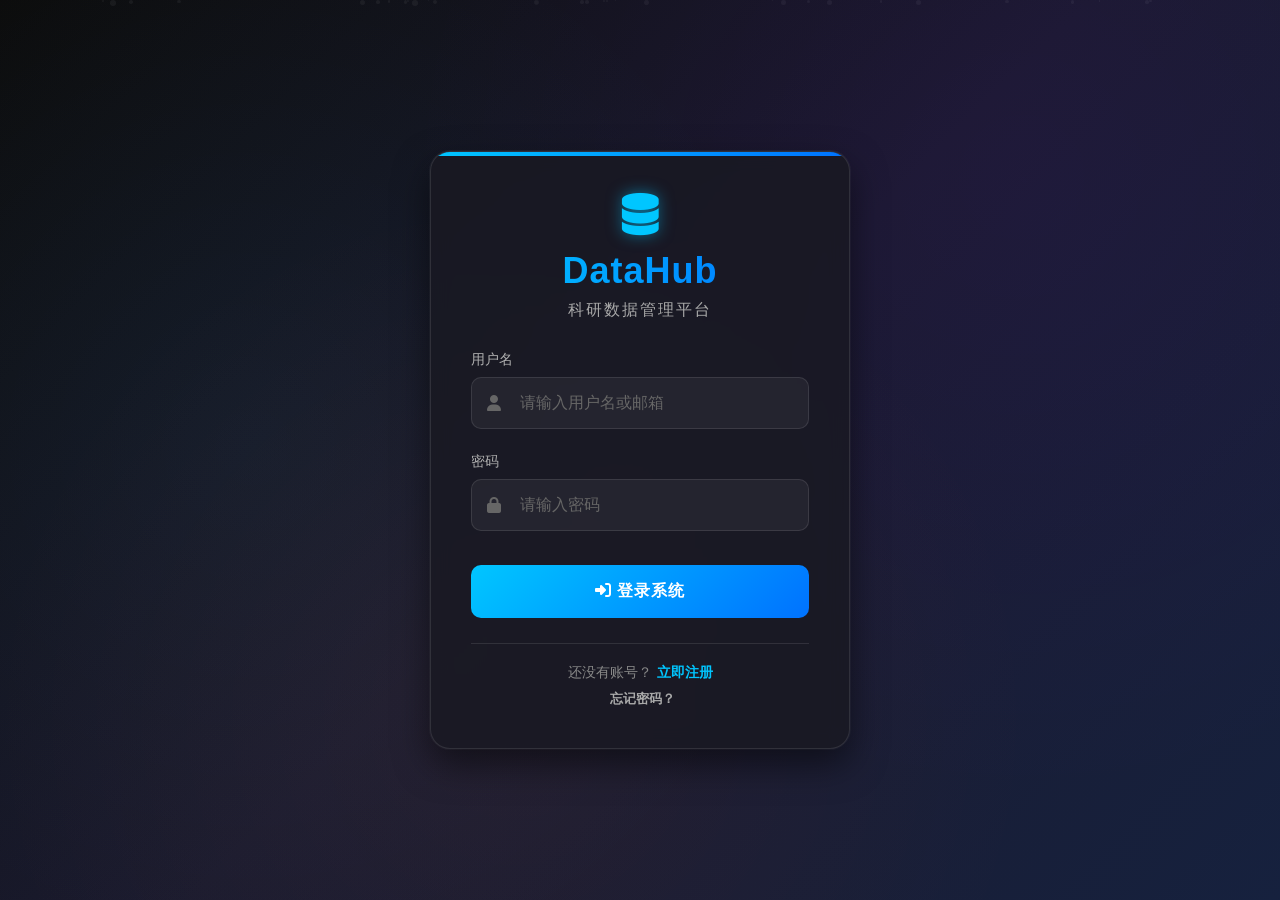
<file: task-teachers.html>
<!DOCTYPE html>
<html lang="zh-CN">
<head>
    <meta charset="UTF-8">
    <meta name="viewport" content="width=device-width, initial-scale=1.0">
    <title>教师列表 - DataHub 科研数据管理平台</title>
    <link rel="stylesheet" href="https://cdnjs.cloudflare.com/ajax/libs/font-awesome/6.4.0/css/all.min.css">
    <style>
        * {
            margin: 0;
            padding: 0;
            box-sizing: border-box;
            font-family: 'Segoe UI', 'Microsoft YaHei', sans-serif;
        }

        body {
            background: linear-gradient(135deg, #0c0c0c 0%, #1a1a2e 50%, #16213e 100%);
            color: #e0e0e0;
            min-height: 100vh;
            overflow-x: hidden;
        }

        /* 导航栏 */
        .navbar {
            background: rgba(25, 25, 35, 0.95);
            backdrop-filter: blur(10px);
            border-bottom: 1px solid rgba(255, 255, 255, 0.1);
            padding: 15px 30px;
            position: sticky;
            top: 0;
            z-index: 100;
            box-shadow: 0 5px 20px rgba(0, 0, 0, 0.3);
        }

        .nav-container {
            max-width: 1400px;
            margin: 0 auto;
            display: flex;
            justify-content: space-between;
            align-items: center;
        }

        .nav-title {
            font-size: 24px;
            font-weight: 700;
            background: linear-gradient(to right, #00c6ff, #0072ff);
            -webkit-background-clip: text;
            background-clip: text;
            color: transparent;
            display: flex;
            align-items: center;
            gap: 10px;
        }

        .nav-title i {
            font-size: 26px;
        }

        .nav-user {
            display: flex;
            align-items: center;
            gap: 20px;
        }

        #userInfo {
            display: flex;
            align-items: center;
            gap: 8px;
            padding: 8px 16px;
            background: rgba(255, 255, 255, 0.05);
            border-radius: 10px;
            border: 1px solid rgba(255, 255, 255, 0.1);
            font-size: 14px;
            cursor: pointer;
            user-select: none;
            transition: background 0.2s ease;
        }

        #userInfo:hover {
            background: rgba(255, 255, 255, 0.08);
        }

        #userInfo i {
            color: #00c6ff;
        }

        /* 主容器 */
        .main-container {
            max-width: 1400px;
            margin: 30px auto;
            padding: 0 30px;
        }

        /* 页面头部 */
        .page-header {
            display: flex;
            justify-content: space-between;
            align-items: center;
            margin-bottom: 30px;
            padding-bottom: 20px;
            border-bottom: 1px solid rgba(255, 255, 255, 0.1);
        }

        .page-header h2 {
            font-size: 28px;
            font-weight: 600;
            display: flex;
            align-items: center;
            gap: 15px;
        }

        .page-header h2 i {
            color: #00c6ff;
            font-size: 24px;
        }

        /* 操作按钮区域 */
        .action-buttons {
            display: flex;
            gap: 15px;
            flex-wrap: wrap;
        }

        /* 按钮样式 */
        .btn {
            padding: 12px 24px;
            border: none;
            border-radius: 10px;
            font-size: 14px;
            font-weight: 600;
            cursor: pointer;
            transition: all 0.3s ease;
            display: inline-flex;
            align-items: center;
            justify-content: center;
            gap: 8px;
            letter-spacing: 0.5px;
            text-decoration: none;
        }

        .btn-primary {
            background: linear-gradient(135deg, #00c6ff 0%, #0072ff 100%);
            color: white;
        }

        .btn-primary:hover {
            background: linear-gradient(135deg, #00b4e6 0%, #0066cc 100%);
            transform: translateY(-2px);
            box-shadow: 0 7px 14px rgba(0, 114, 255, 0.3);
        }

        .btn-secondary {
            background: rgba(255, 255, 255, 0.08);
            color: #e0e0e0;
            border: 1px solid rgba(255, 255, 255, 0.2);
        }

        .btn-secondary:hover {
            background: rgba(255, 255, 255, 0.12);
            transform: translateY(-2px);
            box-shadow: 0 5px 10px rgba(0, 0, 0, 0.2);
        }

        .btn-success {
            background: linear-gradient(135deg, #2ed573 0%, #1dd1a1 100%);
            color: white;
        }

        .btn-success:hover {
            background: linear-gradient(135deg, #29c469 0%, #1ac095 100%);
            transform: translateY(-2px);
            box-shadow: 0 7px 14px rgba(46, 213, 115, 0.3);
        }

        .download-btn {
            padding: 8px 16px;
            border-radius: 8px;
            border: 1px solid rgba(255, 255, 255, 0.15);
            background: rgba(255, 255, 255, 0.05);
            color: #e0e0e0;
            font-size: 13px;
            cursor: pointer;
            display: inline-flex;
            align-items: center;
            gap: 6px;
            transition: all 0.3s ease;
        }

        .download-btn:hover:not(:disabled) {
            background: rgba(0, 198, 255, 0.15);
            color: #00c6ff;
            border-color: rgba(0, 198, 255, 0.4);
        }

        .download-btn:disabled {
            opacity: 0.5;
            cursor: not-allowed;
        }

        .text-muted {
            color: #7a7a7a;
            font-size: 13px;
        }

        /* 筛选区域 */
        .filter-section {
            background: rgba(25, 25, 35, 0.7);
            border-radius: 15px;
            padding: 25px;
            margin-bottom: 30px;
            border: 1px solid rgba(255, 255, 255, 0.1);
            box-shadow: 0 10px 20px rgba(0, 0, 0, 0.2);
            display: flex;
            align-items: center;
            gap: 20px;
            flex-wrap: wrap;
        }

        .filter-group {
            display: flex;
            align-items: center;
            gap: 12px;
        }

        .filter-group label {
            font-size: 14px;
            font-weight: 500;
            color: #b0b0b0;
            display: flex;
            align-items: center;
            gap: 8px;
        }

        .filter-group label i {
            color: #00c6ff;
            font-size: 14px;
        }

        .filter-group select {
            padding: 12px 16px;
            background: rgba(20, 20, 30, 0.9) !important;
            border: 1px solid rgba(255, 255, 255, 0.1);
            border-radius: 10px;
            color: #fff;
            font-size: 14px;
            transition: all 0.3s ease;
            appearance: none;
            background-image: url("data:image/svg+xml;charset=UTF-8,%3csvg xmlns='http://www.w3.org/2000/svg' viewBox='0 0 24 24' fill='none' stroke='%23666' stroke-width='2' stroke-linecap='round' stroke-linejoin='round'%3e%3cpolyline points='6 9 12 15 18 9'%3e%3c/polyline%3e%3c/svg%3e");
            background-repeat: no-repeat;
            background-position: right 16px center;
            background-size: 16px;
            padding-right: 40px;
            min-width: 180px;
        }

        .filter-group select:focus {
            outline: none;
            border-color: #00c6ff;
            box-shadow: 0 0 0 2px rgba(0, 198, 255, 0.2);
            background-color: rgba(255, 255, 255, 0.08);
        }

        /* 表格容器 */
        .table-container {
            background: rgba(25, 25, 35, 0.7);
            border-radius: 15px;
            overflow: hidden;
            border: 1px solid rgba(255, 255, 255, 0.1);
            box-shadow: 0 10px 20px rgba(0, 0, 0, 0.2);
            margin-bottom: 30px;
        }

        /* 表格样式 */
        .data-table {
            width: 100%;
            border-collapse: collapse;
        }

        .data-table thead {
            background: rgba(0, 114, 255, 0.15);
            border-bottom: 2px solid rgba(0, 114, 255, 0.3);
        }

        .data-table th {
            padding: 18px 20px;
            text-align: left;
            font-weight: 600;
            color: #b0b0b0;
            font-size: 14px;
            text-transform: uppercase;
            letter-spacing: 1px;
            user-select: none;
        }

        .data-table tbody tr {
            border-bottom: 1px solid rgba(255, 255, 255, 0.05);
            transition: all 0.3s ease;
        }

        .data-table tbody tr:hover {
            background: rgba(255, 255, 255, 0.03);
        }

        .data-table td {
            padding: 18px 20px;
            font-size: 14px;
            vertical-align: middle;
        }

        /* 状态徽章 */
        .status-badge {
            display: inline-block;
            padding: 6px 16px;
            border-radius: 20px;
            font-size: 12px;
            font-weight: 600;
            text-align: center;
            min-width: 80px;
        }

        .status-pending {
            background: rgba(255, 193, 7, 0.15);
            color: #ffc107;
            border: 1px solid rgba(255, 193, 7, 0.3);
        }

        .status-submitted {
            background: rgba(46, 213, 115, 0.15);
            color: #2ed573;
            border: 1px solid rgba(46, 213, 115, 0.3);
        }

        .status-late {
            background: rgba(255, 71, 87, 0.15);
            color: #ff4757;
            border: 1px solid rgba(255, 71, 87, 0.3);
        }

        /* 加载状态 */
        .loading {
            text-align: center;
            padding: 50px !important;
            color: #888;
            font-size: 16px;
            display: flex;
            flex-direction: column;
            align-items: center;
            justify-content: center;
            gap: 15px;
        }

        .loading i {
            font-size: 32px;
            color: #00c6ff;
        }

        .empty-state {
            text-align: center;
            padding: 60px 20px;
            color: #888;
        }

        .empty-state i {
            font-size: 48px;
            margin-bottom: 20px;
            color: #444;
        }

        .empty-state h3 {
            font-size: 18px;
            margin-bottom: 10px;
            color: #aaa;
        }

        .empty-state p {
            font-size: 14px;
            margin-bottom: 20px;
        }

        /* 分页 */
        .pagination {
            display: flex;
            justify-content: center;
            align-items: center;
            gap: 10px;
            margin-top: 30px;
        }

        .pagination-btn {
            padding: 10px 16px;
            background: rgba(255, 255, 255, 0.05);
            border: 1px solid rgba(255, 255, 255, 0.1);
            border-radius: 8px;
            color: #e0e0e0;
            cursor: pointer;
            transition: all 0.3s ease;
            font-size: 14px;
            display: flex;
            align-items: center;
            gap: 6px;
        }

        .pagination-btn:hover:not(:disabled) {
            background: rgba(255, 255, 255, 0.1);
            transform: translateY(-2px);
        }

        .pagination-btn:disabled {
            opacity: 0.5;
            cursor: not-allowed;
        }

        .pagination-btn.active {
            background: linear-gradient(135deg, #00c6ff 0%, #0072ff 100%);
            color: white;
            border-color: transparent;
        }

        .pagination-info {
            font-size: 14px;
            color: #888;
            margin: 0 15px;
        }

        /* 错误消息 */
        .error-message {
            position: fixed;
            bottom: 20px;
            right: 20px;
            background: rgba(255, 71, 87, 0.1);
            border: 1px solid rgba(255, 71, 87, 0.3);
            border-radius: 10px;
            padding: 15px 20px;
            color: #ff6b6b;
            font-size: 14px;
            max-width: 400px;
            display: none;
            box-shadow: 0 5px 15px rgba(0, 0, 0, 0.3);
            z-index: 1000;
            animation: slideIn 0.3s ease;
        }

        .success-message {
            position: fixed;
            bottom: 20px;
            right: 20px;
            background: rgba(46, 213, 115, 0.1);
            border: 1px solid rgba(46, 213, 115, 0.3);
            border-radius: 10px;
            padding: 15px 20px;
            color: #2ed573;
            font-size: 14px;
            max-width: 400px;
            display: none;
            box-shadow: 0 5px 15px rgba(0, 0, 0, 0.3);
            z-index: 1000;
            animation: slideIn 0.3s ease;
        }

        @keyframes slideIn {
            from {
                transform: translateX(100%);
                opacity: 0;
            }
            to {
                transform: translateX(0);
                opacity: 1;
            }
        }

        /* 统计卡片 */
        .stats-cards {
            display: grid;
            grid-template-columns: repeat(auto-fit, minmax(200px, 1fr));
            gap: 20px;
            margin-bottom: 30px;
        }

        .stat-card {
            background: rgba(25, 25, 35, 0.7);
            border-radius: 15px;
            padding: 20px;
            border: 1px solid rgba(255, 255, 255, 0.1);
            transition: transform 0.3s ease;
        }

        .stat-card:hover {
            transform: translateY(-5px);
        }

        .stat-card i {
            font-size: 24px;
            margin-bottom: 15px;
        }

        .stat-card h3 {
            font-size: 14px;
            color: #b0b0b0;
            margin-bottom: 10px;
        }

        .stat-card .value {
            font-size: 28px;
            font-weight: 700;
            background: linear-gradient(to right, #00c6ff, #0072ff);
            -webkit-background-clip: text;
            background-clip: text;
            color: transparent;
        }

        .stat-card-pending i {
            color: #ffc107;
        }

        .stat-card-submitted i {
            color: #2ed573;
        }

        .stat-card-total i {
            color: #00c6ff;
        }

        .stat-card-late i {
            color: #ff4757;
        }

        /* 教师信息样式 */
        .teacher-info {
            display: flex;
            align-items: center;
            gap: 12px;
        }

        .teacher-avatar {
            width: 40px;
            height: 40px;
            border-radius: 50%;
            background: linear-gradient(135deg, #00c6ff, #0072ff);
            display: flex;
            align-items: center;
            justify-content: center;
            color: white;
            font-weight: 600;
            font-size: 16px;
        }

        .teacher-details {
            display: flex;
            flex-direction: column;
        }

        .teacher-name {
            font-weight: 600;
            color: #fff;
        }

        .teacher-id {
            font-size: 12px;
            color: #888;
        }

        /* 响应式设计 */
        @media (max-width: 768px) {
            .nav-container {
                flex-direction: column;
                gap: 15px;
            }
            
            .nav-user {
                width: 100%;
                justify-content: space-between;
            }
            
            .page-header {
                flex-direction: column;
                align-items: flex-start;
                gap: 20px;
            }
            
            .page-header h2 {
                font-size: 24px;
            }
            
            .action-buttons {
                width: 100%;
                justify-content: flex-start;
            }
            
            .action-buttons .btn {
                flex: 1;
                min-width: 140px;
                justify-content: center;
            }
            
            .filter-section {
                flex-direction: column;
                align-items: flex-start;
                gap: 15px;
            }
            
            .filter-group {
                width: 100%;
            }
            
            .filter-group select {
                flex: 1;
            }
            
            .data-table {
                display: block;
                overflow-x: auto;
            }
            
            .stats-cards {
                grid-template-columns: repeat(2, 1fr);
            }
        }

        @media (max-width: 480px) {
            .main-container {
                padding: 0 15px;
            }
            
            .navbar {
                padding: 15px;
            }
            
            .action-buttons {
                flex-direction: column;
            }
            
            .action-buttons .btn {
                width: 100%;
            }
            
            .stats-cards {
                grid-template-columns: 1fr;
            }
            
            .pagination {
                flex-wrap: wrap;
            }
        }
    </style>
</head>
<body>
    <!-- 导航栏 -->
    <nav class="navbar">
        <div class="nav-container">
            <h1 class="nav-title">
                <i class="fas fa-database"></i>
                DataHub
            </h1>
            <div class="nav-user">
                <div id="userInfo">
                    <i class="fas fa-user-circle"></i>
                    <span>科研秘书 - 张伟</span>
                </div>
                <button id="logoutBtn" class="btn btn-secondary">
                    <i class="fas fa-sign-out-alt"></i>
                    退出登录
                </button>
            </div>
        </div>
    </nav>

    <!-- 主内容区 -->
    <div class="main-container">
        <!-- 页面标题和操作 -->
        <div class="page-header">
            <h2 id="taskTitle">
                <i class="fas fa-chalkboard-teacher"></i>
                <span id="dynamicTaskName">科研数据收集</span> - 教师列表
            </h2>
            <div class="action-buttons">
                <button id="remindBtn" class="btn btn-primary">
                    <i class="fas fa-bell"></i>
                    提醒未提交教师
                </button>
                <button id="exportBtn" class="btn btn-success">
                    <i class="fas fa-file-export"></i>
                    导出提交
                </button>
                <a href="tasks.html" class="btn btn-secondary">
                    <i class="fas fa-arrow-left"></i>
                    返回列表
                </a>
            </div>
        </div>

        <!-- 统计卡片 -->
        <div class="stats-cards">
            <div class="stat-card stat-card-total">
                <i class="fas fa-users"></i>
                <h3>总教师数</h3>
                <div class="value" id="totalTeachers">0</div>
            </div>
            <div class="stat-card stat-card-submitted">
                <i class="fas fa-check-circle"></i>
                <h3>已提交</h3>
                <div class="value" id="submittedTeachers">0</div>
            </div>
            <div class="stat-card stat-card-pending">
                <i class="fas fa-clock"></i>
                <h3>待提交</h3>
                <div class="value" id="pendingTeachers">0</div>
            </div>
        </div>

        <!-- 筛选区域 -->
        <div class="filter-section">
            <div class="filter-group">
                <label for="statusFilter">
                    <i class="fas fa-filter"></i>
                    提交状态：
                </label>
                <select id="statusFilter">
                    <option value="">全部状态</option>
                    <option value="Pending">待提交</option>
                    <option value="Submitted">已提交</option>
                </select>
            </div>
            <button id="applyFilterBtn" class="btn btn-primary">
                <i class="fas fa-filter"></i>
                应用筛选
            </button>
        </div>

        <!-- 表格容器 -->
        <div class="table-container">
            <table class="data-table">
                <thead>
                    <tr>
                        <th>教师ID</th>
                        <th>姓名</th>
                        <th>邮箱</th>
                        <th>提交状态</th>
                        <th>提交时间</th>
                        <th>提交附件</th>
                    </tr>
                </thead>
                <tbody id="teacherTableBody">
                    <tr>
                        <td colspan="6" class="loading">
                            <i class="fas fa-spinner fa-spin"></i>
                            加载教师数据中...
                        </td>
                    </tr>
                </tbody>
            </table>
        </div>

        <!-- 分页 -->
        <div class="pagination" id="pagination">
            <button class="pagination-btn" id="prevPageBtn" disabled>
                <i class="fas fa-chevron-left"></i>
                上一页
            </button>
            <span class="pagination-info" id="pageInfo">第 1 页 / 共 1 页</span>
            <button class="pagination-btn" id="nextPageBtn" disabled>
                下一页
                <i class="fas fa-chevron-right"></i>
            </button>
        </div>
    </div>

    <!-- 消息区域 -->
    <div id="errorMessage" class="error-message"></div>
    <div id="successMessage" class="success-message"></div>


    <!-- 保留原有的外部JS文件引用 -->
    <script src="js/api.js"></script>
    <script src="js/auth.js"></script>
    <script src="js/task-teachers.js"></script>
</body>
</html>
</file>
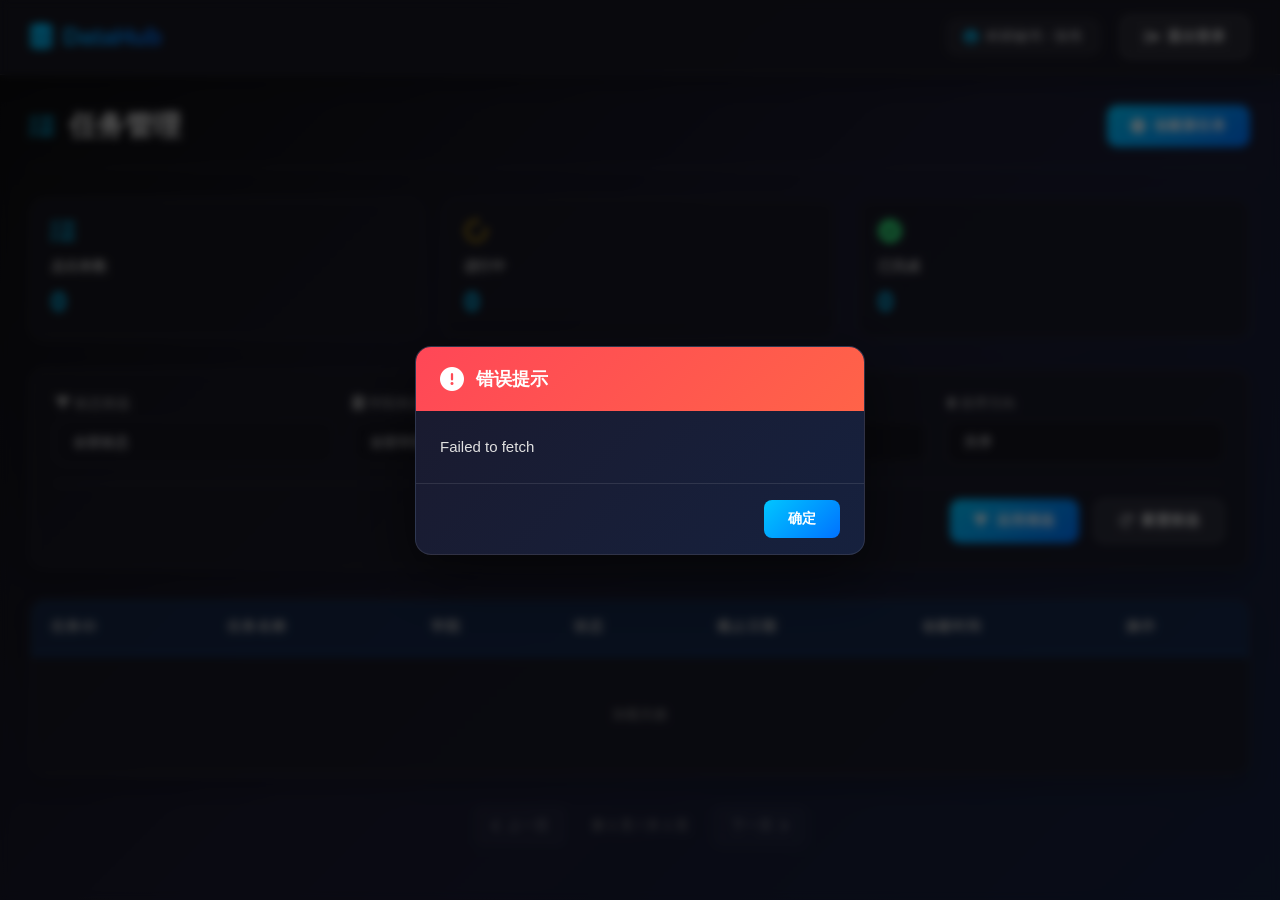
<file: tasks.html>
<!DOCTYPE html>
<html lang="zh-CN">
<head>
    <meta charset="UTF-8">
    <meta name="viewport" content="width=device-width, initial-scale=1.0">
    <title>任务列表 - DataHub 科研数据管理平台</title>
    <link rel="stylesheet" href="https://cdnjs.cloudflare.com/ajax/libs/font-awesome/6.4.0/css/all.min.css">
    <style>
        * {
            margin: 0;
            padding: 0;
            box-sizing: border-box;
            font-family: 'Segoe UI', 'Microsoft YaHei', sans-serif;
        }

        body {
            background: linear-gradient(135deg, #0c0c0c 0%, #1a1a2e 50%, #16213e 100%);
            color: #e0e0e0;
            min-height: 100vh;
            overflow-x: hidden;
        }

        /* 导航栏 */
        .navbar {
            background: rgba(25, 25, 35, 0.95);
            backdrop-filter: blur(10px);
            border-bottom: 1px solid rgba(255, 255, 255, 0.1);
            padding: 15px 30px;
            position: sticky;
            top: 0;
            z-index: 100;
            box-shadow: 0 5px 20px rgba(0, 0, 0, 0.3);
        }

        .nav-container {
            max-width: 1400px;
            margin: 0 auto;
            display: flex;
            justify-content: space-between;
            align-items: center;
        }

        .nav-title {
            font-size: 24px;
            font-weight: 700;
            background: linear-gradient(to right, #00c6ff, #0072ff);
            -webkit-background-clip: text;
            background-clip: text;
            color: transparent;
            display: flex;
            align-items: center;
            gap: 10px;
        }

        .nav-title i {
            font-size: 26px;
        }

        .nav-user {
            display: flex;
            align-items: center;
            gap: 20px;
        }

        #userInfo {
            display: flex;
            align-items: center;
            gap: 8px;
            padding: 8px 16px;
            background: rgba(255, 255, 255, 0.05);
            border-radius: 10px;
            border: 1px solid rgba(255, 255, 255, 0.1);
            font-size: 14px;
            cursor: pointer;
            user-select: none;
            transition: background 0.2s ease;
        }

        #userInfo:hover {
            background: rgba(255, 255, 255, 0.08);
        }

        #userInfo i {
            color: #00c6ff;
        }

        /* 主容器 */
        .main-container {
            max-width: 1400px;
            margin: 30px auto;
            padding: 0 30px;
        }

        /* 页面头部 */
        .page-header {
            display: flex;
            justify-content: space-between;
            align-items: center;
            margin-bottom: 30px;
            padding-bottom: 20px;
            border-bottom: 1px solid rgba(255, 255, 255, 0.1);
        }

        .page-header h2 {
            font-size: 28px;
            font-weight: 600;
            display: flex;
            align-items: center;
            gap: 15px;
        }

        .page-header h2 i {
            color: #00c6ff;
            font-size: 24px;
        }

        /* 按钮样式 */
        .btn {
            padding: 12px 24px;
            border: none;
            border-radius: 10px;
            font-size: 14px;
            font-weight: 600;
            cursor: pointer;
            transition: all 0.3s ease;
            display: inline-flex;
            align-items: center;
            justify-content: center;
            gap: 8px;
            letter-spacing: 0.5px;
        }

        .btn-primary {
            background: linear-gradient(135deg, #00c6ff 0%, #0072ff 100%);
            color: white;
        }

        .btn-primary:hover {
            background: linear-gradient(135deg, #00b4e6 0%, #0066cc 100%);
            transform: translateY(-2px);
            box-shadow: 0 7px 14px rgba(0, 114, 255, 0.3);
        }

        .btn-secondary {
            background: rgba(255, 255, 255, 0.08);
            color: #e0e0e0;
            border: 1px solid rgba(255, 255, 255, 0.2);
        }

        .btn-secondary:hover {
            background: rgba(255, 255, 255, 0.12);
            transform: translateY(-2px);
            box-shadow: 0 5px 10px rgba(0, 0, 0, 0.2);
        }

        .btn-danger {
            background: linear-gradient(135deg, #ff416c 0%, #ff4b2b 100%);
            color: white;
        }

        .btn-danger:hover {
            background: linear-gradient(135deg, #e63e5f 0%, #e64527 100%);
            transform: translateY(-2px);
            box-shadow: 0 7px 14px rgba(255, 65, 108, 0.3);
        }

        .btn-success {
            background: linear-gradient(135deg, #2ed573 0%, #1dd1a1 100%);
            color: white;
        }

        .btn-success:hover {
            background: linear-gradient(135deg, #29c469 0%, #1ac095 100%);
            transform: translateY(-2px);
            box-shadow: 0 7px 14px rgba(46, 213, 115, 0.3);
        }

        .btn-small {
            padding: 6px 12px;
            font-size: 12px;
        }

        /* 筛选区域 */
        .filter-section {
            background: rgba(25, 25, 35, 0.7);
            border-radius: 15px;
            padding: 25px;
            margin-bottom: 30px;
            border: 1px solid rgba(255, 255, 255, 0.1);
            box-shadow: 0 10px 20px rgba(0, 0, 0, 0.2);
        }

        .filter-grid {
            display: grid;
            grid-template-columns: repeat(auto-fit, minmax(200px, 1fr));
            gap: 20px;
            margin-bottom: 20px;
        }

        .filter-group {
            display: flex;
            flex-direction: column;
            gap: 8px;
        }

        .filter-group label {
            font-size: 14px;
            font-weight: 500;
            color: #b0b0b0;
        }

        .filter-group select {
            padding: 12px 16px;
            background: rgba(20, 20, 30, 0.9) !important;
            border: 1px solid rgba(255, 255, 255, 0.1);
            border-radius: 10px;
            color: #fff;
            font-size: 14px;
            transition: all 0.3s ease;
            appearance: none;
            background-image: url("data:image/svg+xml;charset=UTF-8,%3csvg xmlns='http://www.w3.org/2000/svg' viewBox='0 0 24 24' fill='none' stroke='%23666' stroke-width='2' stroke-linecap='round' stroke-linejoin='round'%3e%3cpolyline points='6 9 12 15 18 9'%3e%3c/polyline%3e%3c/svg%3e");
            background-repeat: no-repeat;
            background-position: right 16px center;
            background-size: 16px;
            padding-right: 40px;
        }

        .filter-group select:focus {
            outline: none;
            border-color: #00c6ff;
            box-shadow: 0 0 0 2px rgba(0, 198, 255, 0.2);
            background-color: rgba(255, 255, 255, 0.08);
        }

        .filter-actions {
            display: flex;
            justify-content: flex-end;
            gap: 15px;
            padding-top: 15px;
            border-top: 1px solid rgba(255, 255, 255, 0.1);
        }

        /* 表格容器 */
        .table-container {
            background: rgba(25, 25, 35, 0.7);
            border-radius: 15px;
            overflow: hidden;
            border: 1px solid rgba(255, 255, 255, 0.1);
            box-shadow: 0 10px 20px rgba(0, 0, 0, 0.2);
            margin-bottom: 30px;
        }

        /* 表格样式 */
        .data-table {
            width: 100%;
            border-collapse: collapse;
        }

        .data-table thead {
            background: rgba(0, 114, 255, 0.15);
            border-bottom: 2px solid rgba(0, 114, 255, 0.3);
        }

        .data-table th {
            padding: 18px 20px;
            text-align: left;
            font-weight: 600;
            color: #b0b0b0;
            font-size: 14px;
            text-transform: uppercase;
            letter-spacing: 1px;
            user-select: none;
        }

        .data-table tbody tr {
            border-bottom: 1px solid rgba(255, 255, 255, 0.05);
            transition: all 0.3s ease;
        }

        .data-table tbody tr:hover {
            background: rgba(255, 255, 255, 0.03);
        }

        .data-table td {
            padding: 18px 20px;
            font-size: 14px;
        }

        .status-badge {
            display: inline-block;
            padding: 5px 12px;
            border-radius: 20px;
            font-size: 12px;
            font-weight: 600;
            text-align: center;
            min-width: 80px;
        }

        .status-ongoing {
            background: rgba(255, 193, 7, 0.15);
            color: #ffc107;
            border: 1px solid rgba(255, 193, 7, 0.3);
        }

        .status-finished {
            background: rgba(46, 213, 115, 0.15);
            color: #2ed573;
            border: 1px solid rgba(46, 213, 115, 0.3);
        }

        .status-pending {
            background: rgba(108, 117, 125, 0.15);
            color: #6c757d;
            border: 1px solid rgba(108, 117, 125, 0.3);
        }

        .status-overdue {
            background: rgba(255, 71, 87, 0.15);
            color: #ff4757;
            border: 1px solid rgba(255, 71, 87, 0.3);
        }

        .task-actions {
            display: flex;
            gap: 8px;
            flex-wrap: wrap;
        }

        .loading {
            text-align: center;
            padding: 50px !important;
            color: #888;
            font-size: 16px;
        }

        .loading i {
            margin-right: 10px;
            color: #00c6ff;
        }

        .empty-state {
            text-align: center;
            padding: 60px 20px;
            color: #888;
        }

        .empty-state i {
            font-size: 48px;
            margin-bottom: 20px;
            color: #444;
        }

        .empty-state h3 {
            font-size: 18px;
            margin-bottom: 10px;
            color: #aaa;
        }

        .empty-state p {
            font-size: 14px;
            margin-bottom: 20px;
        }

        /* 分页 */
        .pagination {
            display: flex;
            justify-content: center;
            align-items: center;
            gap: 10px;
            margin-top: 30px;
        }

        .pagination-btn {
            padding: 10px 16px;
            background: rgba(255, 255, 255, 0.05);
            border: 1px solid rgba(255, 255, 255, 0.1);
            border-radius: 8px;
            color: #e0e0e0;
            cursor: pointer;
            transition: all 0.3s ease;
            font-size: 14px;
            display: flex;
            align-items: center;
            gap: 6px;
        }

        .pagination-btn:hover:not(:disabled) {
            background: rgba(255, 255, 255, 0.1);
            transform: translateY(-2px);
        }

        .pagination-btn:disabled {
            opacity: 0.5;
            cursor: not-allowed;
        }

        .pagination-btn.active {
            background: linear-gradient(135deg, #00c6ff 0%, #0072ff 100%);
            color: white;
            border-color: transparent;
        }

        .pagination-info {
            font-size: 14px;
            color: #888;
            margin: 0 15px;
        }

        /* 错误消息 */
        .error-message {
            position: fixed;
            bottom: 20px;
            right: 20px;
            background: rgba(255, 71, 87, 0.1);
            border: 1px solid rgba(255, 71, 87, 0.3);
            border-radius: 10px;
            padding: 15px 20px;
            color: #ff6b6b;
            font-size: 14px;
            max-width: 400px;
            display: none;
            box-shadow: 0 5px 15px rgba(0, 0, 0, 0.3);
            z-index: 1000;
            animation: slideIn 0.3s ease;
        }

        @keyframes slideIn {
            from {
                transform: translateX(100%);
                opacity: 0;
            }
            to {
                transform: translateX(0);
                opacity: 1;
            }
        }

        /* 统计卡片 */
        .stats-cards {
            display: grid;
            grid-template-columns: repeat(auto-fit, minmax(200px, 1fr));
            gap: 20px;
            margin-bottom: 30px;
        }

        .stat-card {
            background: rgba(25, 25, 35, 0.7);
            border-radius: 15px;
            padding: 20px;
            border: 1px solid rgba(255, 255, 255, 0.1);
            transition: transform 0.3s ease;
        }

        .stat-card:hover {
            transform: translateY(-5px);
        }

        .stat-card i {
            font-size: 24px;
            margin-bottom: 15px;
        }

        .stat-card h3 {
            font-size: 14px;
            color: #b0b0b0;
            margin-bottom: 10px;
        }

        .stat-card .value {
            font-size: 28px;
            font-weight: 700;
            background: linear-gradient(to right, #00c6ff, #0072ff);
            -webkit-background-clip: text;
            background-clip: text;
            color: transparent;
        }

        .stat-card-ongoing i {
            color: #ffc107;
        }

        .stat-card-finished i {
            color: #2ed573;
        }

        .stat-card-overdue i {
            color: #ff4757;
        }

        .stat-card-total i {
            color: #00c6ff;
        }

        /* 模态框 */
        .modal {
            display: none;
            position: fixed;
            top: 0;
            left: 0;
            width: 100%;
            height: 100%;
            background: rgba(0, 0, 0, 0.8);
            backdrop-filter: blur(5px);
            z-index: 1000;
            align-items: center;
            justify-content: center;
            padding: 20px;
        }

        .modal-content {
            background: rgba(25, 25, 35, 0.95);
            border-radius: 20px;
            padding: 40px;
            width: 100%;
            max-width: 600px;
            border: 1px solid rgba(255, 255, 255, 0.1);
            box-shadow: 0 20px 40px rgba(0, 0, 0, 0.5);
            position: relative;
        }

        .modal-header {
            display: flex;
            justify-content: space-between;
            align-items: center;
            margin-bottom: 30px;
        }

        .modal-header h3 {
            font-size: 22px;
            font-weight: 600;
            display: flex;
            align-items: center;
            gap: 10px;
        }

        .modal-header h3 i {
            color: #00c6ff;
        }

        .modal-close {
            background: none;
            border: none;
            color: #888;
            font-size: 24px;
            cursor: pointer;
            transition: color 0.3s;
        }

        .modal-close:hover {
            color: #fff;
        }

        .modal-body {
            margin-bottom: 30px;
        }

        .modal-footer {
            display: flex;
            justify-content: flex-end;
            gap: 15px;
            padding-top: 20px;
            border-top: 1px solid rgba(255, 255, 255, 0.1);
        }

        /* 响应式设计 */
        @media (max-width: 768px) {
            .nav-container {
                flex-direction: column;
                gap: 15px;
            }
            
            .nav-user {
                width: 100%;
                justify-content: space-between;
            }
            
            .page-header {
                flex-direction: column;
                align-items: flex-start;
                gap: 20px;
            }
            
            .page-header h2 {
                font-size: 24px;
            }
            
            .filter-grid {
                grid-template-columns: 1fr;
            }
            
            .data-table {
                display: block;
                overflow-x: auto;
            }
            
            .stats-cards {
                grid-template-columns: repeat(2, 1fr);
            }
            
            .task-actions {
                flex-direction: column;
            }
            
            .modal-content {
                padding: 25px;
            }
        }

        @media (max-width: 480px) {
            .main-container {
                padding: 0 15px;
            }
            
            .navbar {
                padding: 15px;
            }
            
            .stats-cards {
                grid-template-columns: 1fr;
            }
            
            .pagination {
                flex-wrap: wrap;
            }
        }
    </style>
</head>
<body>
    <!-- 导航栏 -->
    <nav class="navbar">
        <div class="nav-container">
            <h1 class="nav-title">
                <i class="fas fa-database"></i>
                DataHub
            </h1>
            <div class="nav-user">
                <div id="userInfo">
                    <i class="fas fa-user-circle"></i>
                    <span>科研秘书 - 张伟</span>
                </div>
                <button id="logoutBtn" class="btn btn-secondary">
                    <i class="fas fa-sign-out-alt"></i>
                    退出登录
                </button>
            </div>
        </div>
    </nav>

    <!-- 主内容区 -->
    <div class="main-container">
        <!-- 页面标题和操作 -->
        <div class="page-header">
            <h2>
                <i class="fas fa-tasks"></i>
                任务管理
            </h2>
            <button id="createTaskBtn" class="btn btn-primary">
                <i class="fas fa-plus-circle"></i>
                创建新任务
            </button>
        </div>

        <!-- 统计卡片 -->
        <div class="stats-cards">
            <div class="stat-card stat-card-total">
                <i class="fas fa-tasks"></i>
                <h3>总任务数</h3>
                <div class="value" id="totalTasks">0</div>
            </div>
            <div class="stat-card stat-card-ongoing">
                <i class="fas fa-spinner"></i>
                <h3>进行中</h3>
                <div class="value" id="ongoingTasks">0</div>
            </div>
            <div class="stat-card stat-card-finished">
                <i class="fas fa-check-circle"></i>
                <h3>已完成</h3>
                <div class="value" id="finishedTasks">0</div>
            </div>
        </div>

        <!-- 筛选区域 -->
        <div class="filter-section">
            <div class="filter-grid">
                <div class="filter-group">
                    <label for="statusFilter">
                        <i class="fas fa-filter"></i>
                        状态筛选
                    </label>
                    <select id="statusFilter">
                        <option value="">全部状态</option>
                        <option value="Ongoing">进行中</option>
                        <option value="Finished">已完成</option>
                    </select>
                </div>
                <div class="filter-group">
                    <label for="deptFilter">
                        <i class="fas fa-building"></i>
                        学院筛选
                    </label>
                    <select id="deptFilter">
                        <option value="">全部学院</option>
                    </select>
                </div>
                <div class="filter-group">
                    <label for="orderBy">
                        <i class="fas fa-sort-amount-down"></i>
                        排序字段
                    </label>
                    <select id="orderBy">
                        <option value="deadline">截止日期</option>
                        <option value="task_name">任务名称</option>
                        <option value="create_time">创建时间</option>
                    </select>
                </div>
                <div class="filter-group">
                    <label for="orderDirection">
                        <i class="fas fa-sort"></i>
                        排序方向
                    </label>
                    <select id="orderDirection">
                        <option value="asc">升序</option>
                        <option value="desc">降序</option>
                    </select>
                </div>
            </div>
            <div class="filter-actions">
                <button id="applyFilterBtn" class="btn btn-primary">
                    <i class="fas fa-filter"></i>
                    应用筛选
                </button>
                <button id="resetFilterBtn" class="btn btn-secondary">
                    <i class="fas fa-redo"></i>
                    重置筛选
                </button>
            </div>
        </div>

        <!-- 表格容器 -->
        <div class="table-container">
            <table class="data-table">
                <thead>
                    <tr>
                        <th>任务ID</th>
                        <th>任务名称</th>
                        <th>学院</th>
                        <th>状态</th>
                        <th>截止日期</th>
                        <th>创建时间</th>
                        <th>操作</th>
                    </tr>
                </thead>
                <tbody id="taskTableBody">
                    <tr>
                        <td colspan="7" class="loading">
                            <i class="fas fa-spinner fa-spin"></i>
                            加载任务数据中...
                        </td>
                    </tr>
                </tbody>
            </table>
        </div>

        <!-- 分页 -->
        <div class="pagination" id="pagination">
            <button class="pagination-btn" id="prevPageBtn" disabled>
                <i class="fas fa-chevron-left"></i>
                上一页
            </button>
            <span class="pagination-info" id="pageInfo">第 1 页 / 共 1 页</span>
            <button class="pagination-btn" id="nextPageBtn" disabled>
                下一页
                <i class="fas fa-chevron-right"></i>
            </button>
        </div>
    </div>

    <!-- 错误消息 -->
    <div id="errorMessage" class="error-message"></div>

    <!-- 创建任务模态框 -->
    <div id="createTaskModal" class="modal">
        <div class="modal-content">
            <div class="modal-header">
                <h3>
                    <i class="fas fa-plus-circle"></i>
                    创建新任务
                </h3>
                <button class="modal-close" id="closeModalBtn">&times;</button>
            </div>
            <div class="modal-body">
                <form id="taskForm">
                    <div class="filter-group" style="margin-bottom: 20px;">
                        <label for="taskName">任务名称</label>
                        <input type="text" id="taskName" required style="width: 100%; padding: 12px 16px; background: rgba(255, 255, 255, 0.05); border: 1px solid rgba(255, 255, 255, 0.1); border-radius: 10px; color: #fff; font-size: 14px;" placeholder="请输入任务名称">
                    </div>
                    <div class="filter-group" style="margin-bottom: 20px;">
                        <label for="taskDept">分配学院</label>
                        <select id="taskDept" required style="width: 100%;">
                            <option value="">请选择学院</option>
                        </select>
                    </div>
                    <div class="filter-group" style="margin-bottom: 20px;">
                        <label for="taskPriority">优先级</label>
                        <select id="taskPriority" required style="width: 100%;">
                            <option value="low">低</option>
                            <option value="medium" selected>中</option>
                            <option value="high">高</option>
                            <option value="urgent">紧急</option>
                        </select>
                    </div>
                    <div class="filter-group" style="margin-bottom: 20px;">
                        <label for="taskDeadline">截止日期</label>
                        <input type="date" id="taskDeadline" required style="width: 100%; padding: 12px 16px; background: rgba(255, 255, 255, 0.05); border: 1px solid rgba(255, 255, 255, 0.1); border-radius: 10px; color: #fff; font-size: 14px;">
                    </div>
                    <div class="filter-group" style="margin-bottom: 20px;">
                        <label for="taskDescription">任务描述</label>
                        <textarea id="taskDescription" rows="4" style="width: 100%; padding: 12px 16px; background: rgba(255, 255, 255, 0.05); border: 1px solid rgba(255, 255, 255, 0.1); border-radius: 10px; color: #fff; font-size: 14px; resize: vertical;" placeholder="请输入任务详细描述"></textarea>
                    </div>
                </form>
            </div>
            <div class="modal-footer">
                <button type="button" class="btn btn-secondary" id="cancelTaskBtn">
                    取消
                </button>
                <button type="submit" form="taskForm" class="btn btn-primary" id="submitTaskBtn">
                    <i class="fas fa-check"></i>
                    创建任务
                </button>
            </div>
        </div>
    </div>


    <!-- 保留原有的外部JS文件引用 -->
    <script src="js/api.js"></script>
    <script src="js/auth.js"></script>
    <script src="js/tasks.js"></script>
</body>
</html>
</file>
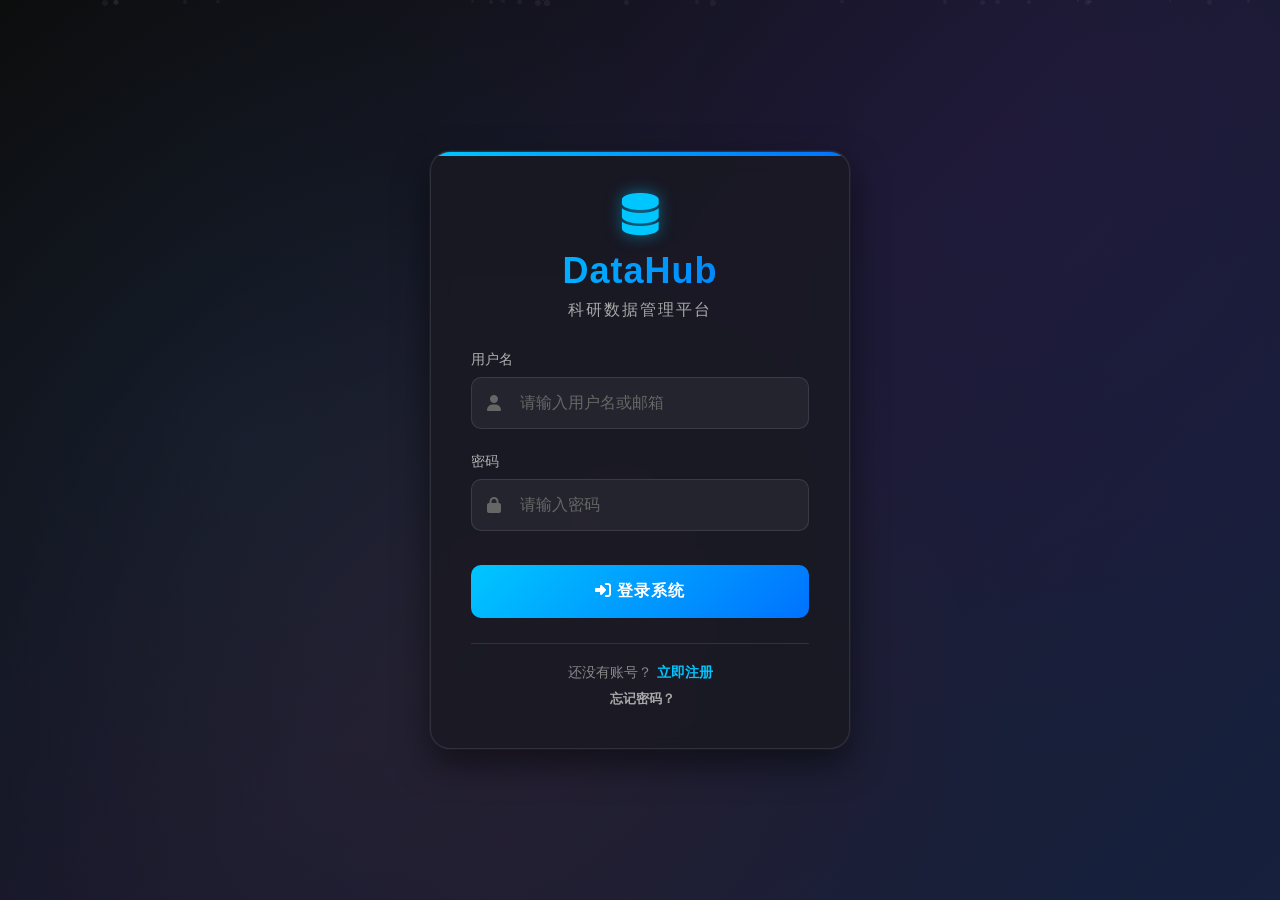
<file: user-detail.html>
<!DOCTYPE html>
<html lang="zh-CN">
<head>
    <meta charset="UTF-8">
    <meta name="viewport" content="width=device-width, initial-scale=1.0">
    <title>个人信息 - DataHub 科研数据管理平台</title>
    <link rel="stylesheet" href="https://cdnjs.cloudflare.com/ajax/libs/font-awesome/6.4.0/css/all.min.css">
    <style>
        * {
            margin: 0;
            padding: 0;
            box-sizing: border-box;
            font-family: 'Segoe UI', 'Microsoft YaHei', sans-serif;
        }

        body {
            background: linear-gradient(135deg, #0c0c0c 0%, #1a1a2e 50%, #16213e 100%);
            color: #e0e0e0;
            min-height: 100vh;
            overflow-x: hidden;
        }

        /* 导航栏 */
        .navbar {
            background: rgba(25, 25, 35, 0.95);
            backdrop-filter: blur(10px);
            border-bottom: 1px solid rgba(255, 255, 255, 0.1);
            padding: 15px 30px;
            position: sticky;
            top: 0;
            z-index: 100;
            box-shadow: 0 5px 20px rgba(0, 0, 0, 0.3);
        }

        .nav-container {
            max-width: 1400px;
            margin: 0 auto;
            display: flex;
            justify-content: space-between;
            align-items: center;
        }

        .nav-title {
            font-size: 24px;
            font-weight: 700;
            background: linear-gradient(to right, #00c6ff, #0072ff);
            -webkit-background-clip: text;
            background-clip: text;
            color: transparent;
            display: flex;
            align-items: center;
            gap: 10px;
        }

        .nav-title i {
            font-size: 26px;
        }

        .nav-user {
            display: flex;
            align-items: center;
            gap: 20px;
        }

        #userInfo {
            display: flex;
            align-items: center;
            gap: 8px;
            padding: 8px 16px;
            background: rgba(255, 255, 255, 0.05);
            border-radius: 10px;
            border: 1px solid rgba(255, 255, 255, 0.1);
            font-size: 14px;
            cursor: pointer;
            user-select: none;
            transition: background 0.3s ease;
        }

        #userInfo:hover {
            background: rgba(255, 255, 255, 0.08);
        }

        #userInfo i {
            color: #00c6ff;
        }

        /* 主容器 */
        .main-container {
            max-width: 1200px;
            margin: 30px auto;
            padding: 0 30px;
        }

        /* 面包屑导航 */
        .breadcrumbs {
            font-size: 14px;
            color: #888;
            margin-bottom: 25px;
            display: flex;
            align-items: center;
            gap: 10px;
        }

        .breadcrumbs a {
            color: #00c6ff;
            text-decoration: none;
            display: flex;
            align-items: center;
            gap: 6px;
            transition: color 0.3s ease;
        }

        .breadcrumbs a:hover {
            color: #00b4e6;
            text-decoration: underline;
        }

        .breadcrumbs span {
            color: #666;
        }

        /* 卡片样式 */
        .card {
            background: rgba(25, 25, 35, 0.85);
            backdrop-filter: blur(10px);
            border-radius: 20px;
            padding: 30px;
            border: 1px solid rgba(255, 255, 255, 0.1);
            box-shadow: 0 15px 35px rgba(0, 0, 0, 0.5);
            position: relative;
            overflow: hidden;
            margin-bottom: 25px;
        }

        .card::before {
            content: '';
            position: absolute;
            top: 0;
            left: 0;
            right: 0;
            height: 4px;
            background: linear-gradient(90deg, #00c6ff, #0072ff, #00c6ff);
            background-size: 200% 100%;
            animation: shimmer 3s infinite linear;
        }

        @keyframes shimmer {
            0% { background-position: 200% 0; }
            100% { background-position: -200% 0; }
        }

        .card h2 {
            font-size: 20px;
            font-weight: 600;
            margin-bottom: 20px;
            display: flex;
            align-items: center;
            gap: 12px;
            color: #fff;
        }

        .card h2 i {
            color: #00c6ff;
            font-size: 18px;
        }

        /* 按钮样式 */
        .btn {
            padding: 12px 24px;
            border: none;
            border-radius: 10px;
            font-size: 14px;
            font-weight: 600;
            cursor: pointer;
            transition: all 0.3s ease;
            display: inline-flex;
            align-items: center;
            justify-content: center;
            gap: 8px;
            letter-spacing: 0.5px;
        }

        .btn-primary {
            background: linear-gradient(135deg, #00c6ff 0%, #0072ff 100%);
            color: white;
        }

        .btn-primary:hover {
            background: linear-gradient(135deg, #00b4e6 0%, #0066cc 100%);
            transform: translateY(-2px);
            box-shadow: 0 7px 14px rgba(0, 114, 255, 0.3);
        }

        .btn-secondary {
            background: rgba(255, 255, 255, 0.08);
            color: #e0e0e0;
            border: 1px solid rgba(255, 255, 255, 0.2);
        }

        .btn-secondary:hover {
            background: rgba(255, 255, 255, 0.12);
            transform: translateY(-2px);
            box-shadow: 0 5px 10px rgba(0, 0, 0, 0.2);
        }

        /* 信息网格 */
        .info-grid {
            display: grid;
            grid-template-columns: repeat(auto-fit, minmax(250px, 1fr));
            gap: 20px;
        }

        .info-item {
            background: rgba(255, 255, 255, 0.03);
            border-radius: 12px;
            padding: 20px;
            border: 1px solid rgba(255, 255, 255, 0.05);
            transition: transform 0.3s ease, border-color 0.3s ease;
        }

        .info-item:hover {
            transform: translateY(-3px);
            border-color: rgba(0, 198, 255, 0.1);
        }

        .info-item span {
            font-size: 13px;
            color: #888;
            font-weight: 500;
            display: block;
            margin-bottom: 8px;
        }

        .info-item p {
            font-size: 18px;
            font-weight: 600;
            color: #fff;
        }

        /* 状态标签 */
        .status-tag {
            display: inline-flex;
            align-items: center;
            gap: 6px;
            padding: 6px 16px;
            border-radius: 20px;
            font-size: 13px;
            font-weight: 600;
        }

        .status-guest {
            background: rgba(255, 193, 7, 0.15);
            color: #ffc107;
            border: 1px solid rgba(255, 193, 7, 0.3);
        }

        .status-assistant {
            background: rgba(46, 213, 115, 0.15);
            color: #2ed573;
            border: 1px solid rgba(46, 213, 115, 0.3);
        }

        .status-administrator {
            background: rgba(99, 102, 241, 0.15);
            color: #a5b4fc;
            border: 1px solid rgba(99, 102, 241, 0.3);
        }

        /* 表单样式 */
        .form-group {
            margin-bottom: 20px;
        }

        .form-group label {
            display: block;
            margin-bottom: 8px;
            font-weight: 500;
            color: #b0b0b0;
            font-size: 14px;
        }

        .input-container {
            position: relative;
        }

        .input-container i {
            position: absolute;
            left: 16px;
            top: 50%;
            transform: translateY(-50%);
            color: #666;
            transition: color 0.3s;
            z-index: 1;
        }

        input {
            width: 100%;
            padding: 14px 14px 14px 48px;
            background: rgba(255, 255, 255, 0.05);
            border: 1px solid rgba(255, 255, 255, 0.1);
            border-radius: 10px;
            color: #fff;
            font-size: 14px;
            transition: all 0.3s ease;
        }

        input:focus {
            outline: none;
            border-color: #00c6ff;
            box-shadow: 0 0 0 2px rgba(0, 198, 255, 0.2);
            background: rgba(255, 255, 255, 0.08);
        }

        input:focus + i {
            color: #00c6ff;
        }

        input::placeholder {
            color: #666;
        }

        .hint {
            font-size: 13px;
            color: #888;
            margin-bottom: 20px;
            line-height: 1.6;
            padding: 12px 16px;
            background: rgba(0, 114, 255, 0.05);
            border-radius: 10px;
            border-left: 3px solid #0072ff;
        }

        /* 认证横幅 */
        .verified-banner {
            background: rgba(46, 213, 115, 0.1);
            border: 1px solid rgba(46, 213, 115, 0.3);
            border-radius: 10px;
            padding: 15px 20px;
            margin-top: 20px;
            color: #2ed573;
            font-size: 14px;
            display: flex;
            align-items: center;
            gap: 12px;
        }

        .verified-banner i {
            font-size: 18px;
        }

        /* 消息提示 */
        .error-message {
            position: fixed;
            bottom: 20px;
            right: 20px;
            background: rgba(255, 71, 87, 0.1);
            border: 1px solid rgba(255, 71, 87, 0.3);
            border-radius: 10px;
            padding: 15px 20px;
            color: #ff6b6b;
            font-size: 14px;
            max-width: 400px;
            display: none;
            box-shadow: 0 5px 15px rgba(0, 0, 0, 0.3);
            z-index: 1000;
            animation: slideIn 0.3s ease;
        }

        .success-message {
            position: fixed;
            bottom: 20px;
            right: 20px;
            background: rgba(46, 213, 115, 0.1);
            border: 1px solid rgba(46, 213, 115, 0.3);
            border-radius: 10px;
            padding: 15px 20px;
            color: #2ed573;
            font-size: 14px;
            max-width: 400px;
            display: none;
            box-shadow: 0 5px 15px rgba(0, 0, 0, 0.3);
            z-index: 1000;
            animation: slideIn 0.3s ease;
        }

        @keyframes slideIn {
            from {
                transform: translateX(100%);
                opacity: 0;
            }
            to {
                transform: translateX(0);
                opacity: 1;
            }
        }

        /* 隐藏类 */
        .hidden {
            display: none !important;
        }

        /* 响应式设计 */
        @media (max-width: 768px) {
            .nav-container {
                flex-direction: column;
                gap: 15px;
            }
            
            .nav-user {
                width: 100%;
                justify-content: space-between;
            }
            
            .main-container {
                padding: 0 20px;
            }
            
            .card {
                padding: 25px 20px;
            }
            
            .info-grid {
                grid-template-columns: 1fr;
            }
        }

        @media (max-width: 480px) {
            .navbar {
                padding: 15px;
            }
            
            .card {
                padding: 20px 15px;
            }
            
            .form-group {
                margin-bottom: 16px;
            }
        }
    </style>
</head>
<body>
    <!-- 导航栏 -->
    <nav class="navbar">
        <div class="nav-container">
            <h1 class="nav-title">
                <i class="fas fa-database"></i>
                DataHub
            </h1>
            <div class="nav-user">
                <div id="userInfo">
                    <i class="fas fa-user-circle"></i>
                    <span>个人中心</span>
                </div>
                <button id="logoutBtn" class="btn btn-secondary">
                    <i class="fas fa-sign-out-alt"></i>
                    退出登录
                </button>
            </div>
        </div>
    </nav>

    <!-- 主内容区 -->
    <main class="main-container">
        <!-- 面包屑导航 -->
        <div class="breadcrumbs">
            <a href="tasks.html">
                <i class="fas fa-arrow-left"></i>
                返回任务列表
            </a>
            <span>/</span>
            <span>个人信息</span>
        </div>

        <!-- 账户信息卡片 -->
        <section class="card">
            <h2>
                <i class="fas fa-id-card"></i>
                账户信息
            </h2>
            <div class="info-grid">
                <div class="info-item">
                    <span>用户名</span>
                    <p id="detailUsername">-</p>
                </div>
                <div class="info-item">
                    <span>邮箱</span>
                    <p id="detailEmail">-</p>
                </div>
                <div class="info-item">
                    <span>当前身份</span>
                    <p>
                        <span class="status-tag status-guest" id="roleStatusTag">
                            <i class="fas fa-user"></i>
                            身份加载中
                        </span>
                    </p>
                </div>
                <div class="info-item">
                    <span>科研秘书编号</span>
                    <p id="assistantId">-</p>
                </div>
            </div>
        </section>

        <!-- 身份认证卡片 -->
        <section class="card">
            <div style="display: flex; justify-content: space-between; align-items: center; flex-wrap: wrap; gap: 15px; margin-bottom: 20px;">
                <h2>
                    <i class="fas fa-shield-alt"></i>
                    身份认证
                </h2>
                <span class="status-tag status-guest" id="roleStatusCompact">
                    <i class="fas fa-user"></i>
                    身份加载中
                </span>
            </div>
            
            <p class="hint">
                填写真实的科研秘书信息完成身份认证。系统会验证工号与姓名是否匹配，并尝试连接邮箱，确保后续可以接收任务通知。
            </p>

            <form id="verifyForm">
                <div class="form-group">
                    <label for="employeeId">科研秘书工号</label>
                    <div class="input-container">
                        <i class="fas fa-id-badge"></i>
                        <input type="text" id="employeeId" required placeholder="请输入您的科研秘书工号">
                    </div>
                </div>
                
                <div class="form-group">
                    <label for="assistantName">科研秘书姓名</label>
                    <div class="input-container">
                        <i class="fas fa-user-tag"></i>
                        <input type="text" id="assistantName" required placeholder="请输入您的真实姓名">
                    </div>
                </div>

                <div class="form-group">
                    <label for="assistantEmail">邮箱地址</label>
                    <div class="input-container">
                        <i class="fas fa-envelope"></i>
                        <input type="email" id="assistantEmail" required placeholder="请输入您的邮箱地址">
                    </div>
                </div>
                
                <div class="form-group">
                    <label for="emailAppPassword">邮箱应用专用密码</label>
                    <div class="input-container">
                        <i class="fas fa-key"></i>
                        <input type="password" id="emailAppPassword" required placeholder="请输入邮箱应用专用密码">
                    </div>
                </div>
                
                <button type="submit" class="btn btn-primary" id="verifySubmitBtn">
                    <i class="fas fa-check-circle"></i>
                    提交认证
                </button>
            </form>

            <div id="verifiedBanner" class="verified-banner hidden">
                <i class="fas fa-check-double"></i>
                <div>
                    您已完成科研秘书认证，可以创建和管理科研任务。
                </div>
            </div>
        </section>
    </main>

    <!-- 消息区域 -->
    <div id="errorMessage" class="error-message"></div>
    <div id="successMessage" class="success-message"></div>

    <!-- 保留原有的外部JS文件引用 -->
    <script src="js/api.js"></script>
    <script src="js/auth.js"></script>
    <script src="js/user-detail.js"></script>
</body>
</html>
</file>
